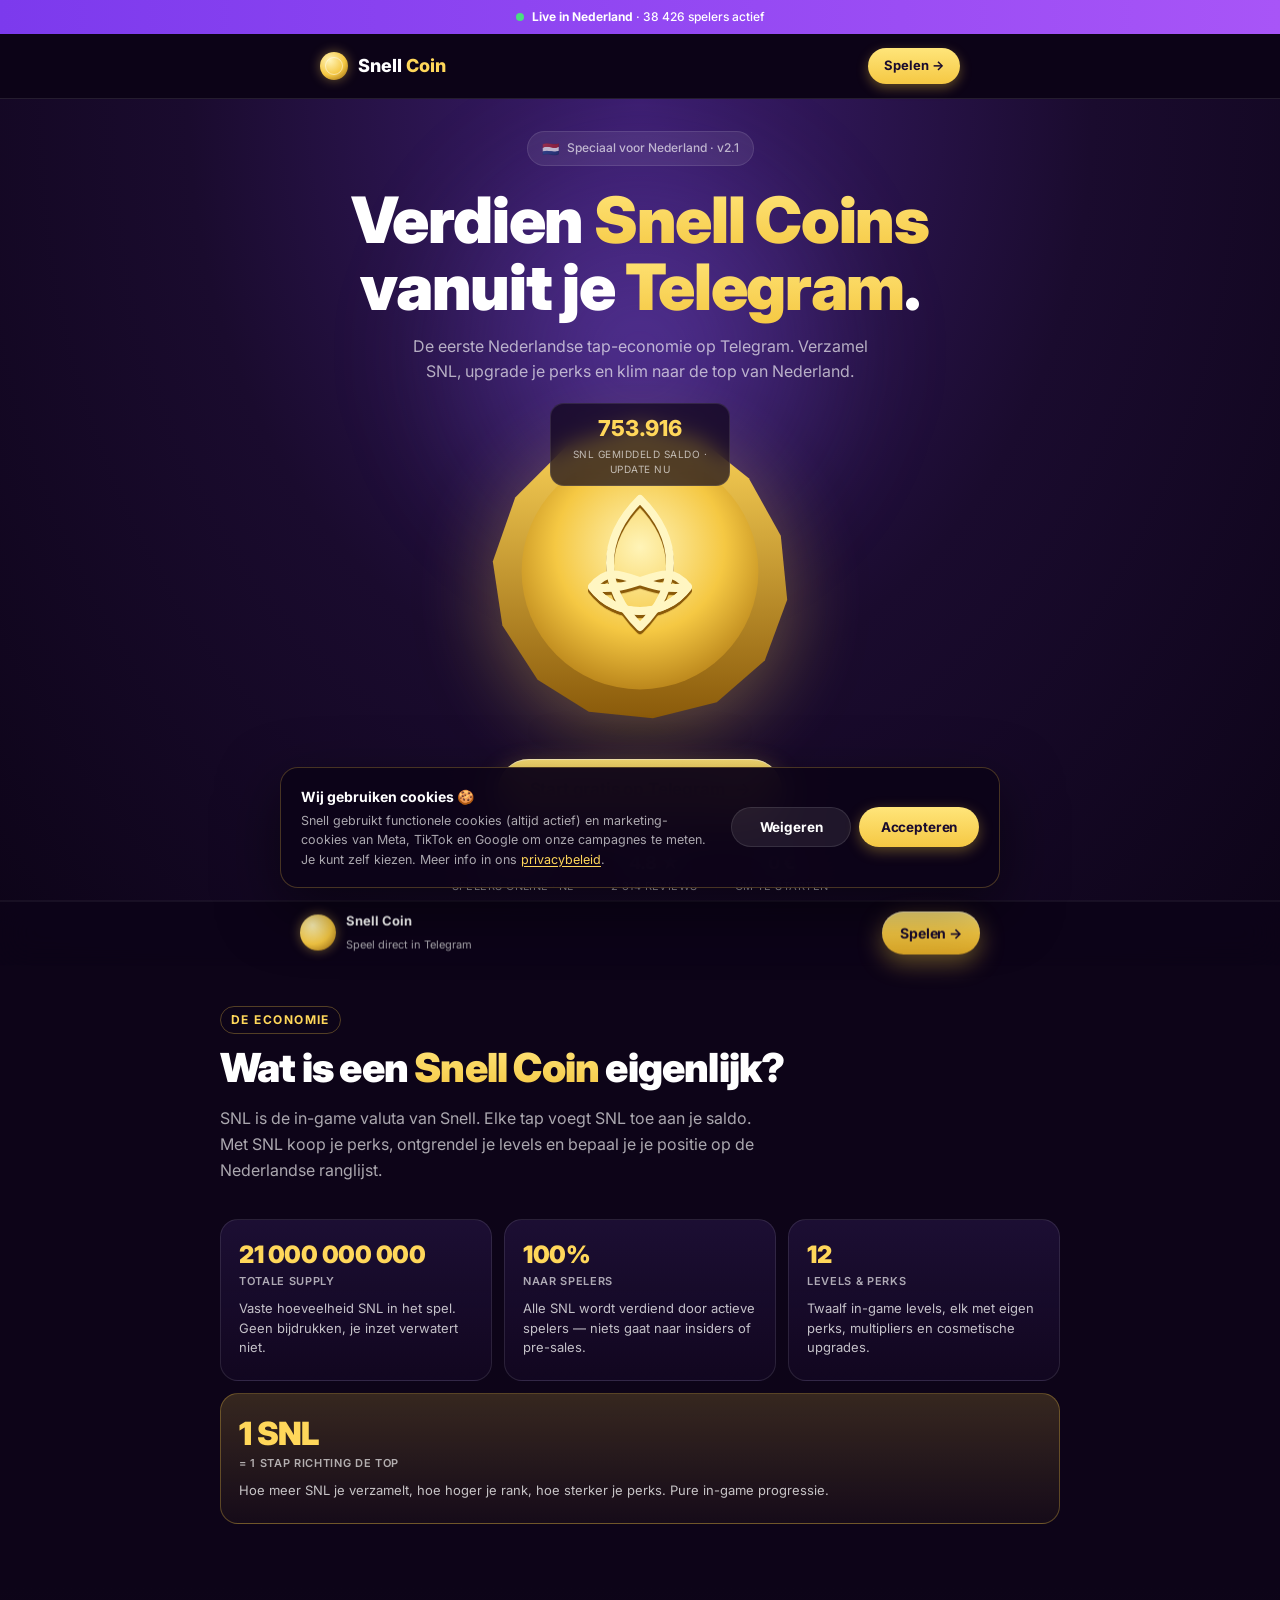
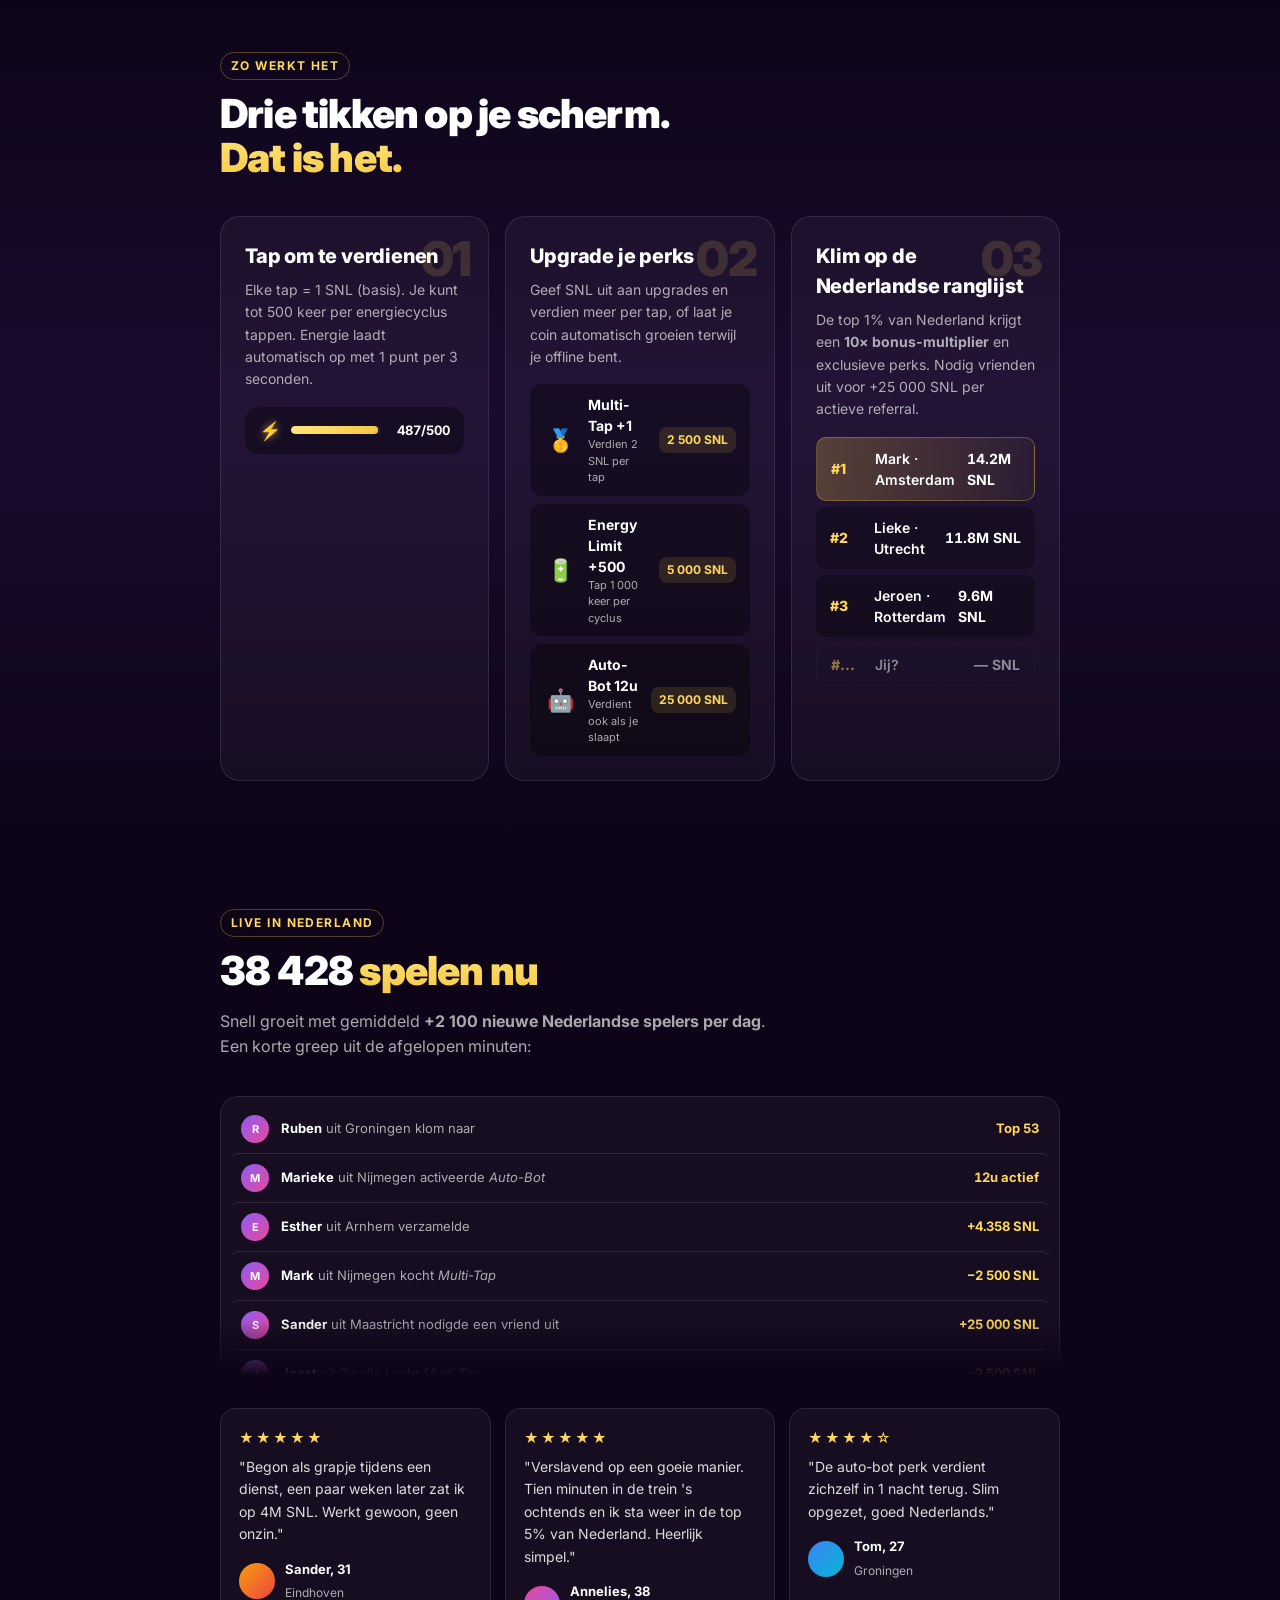
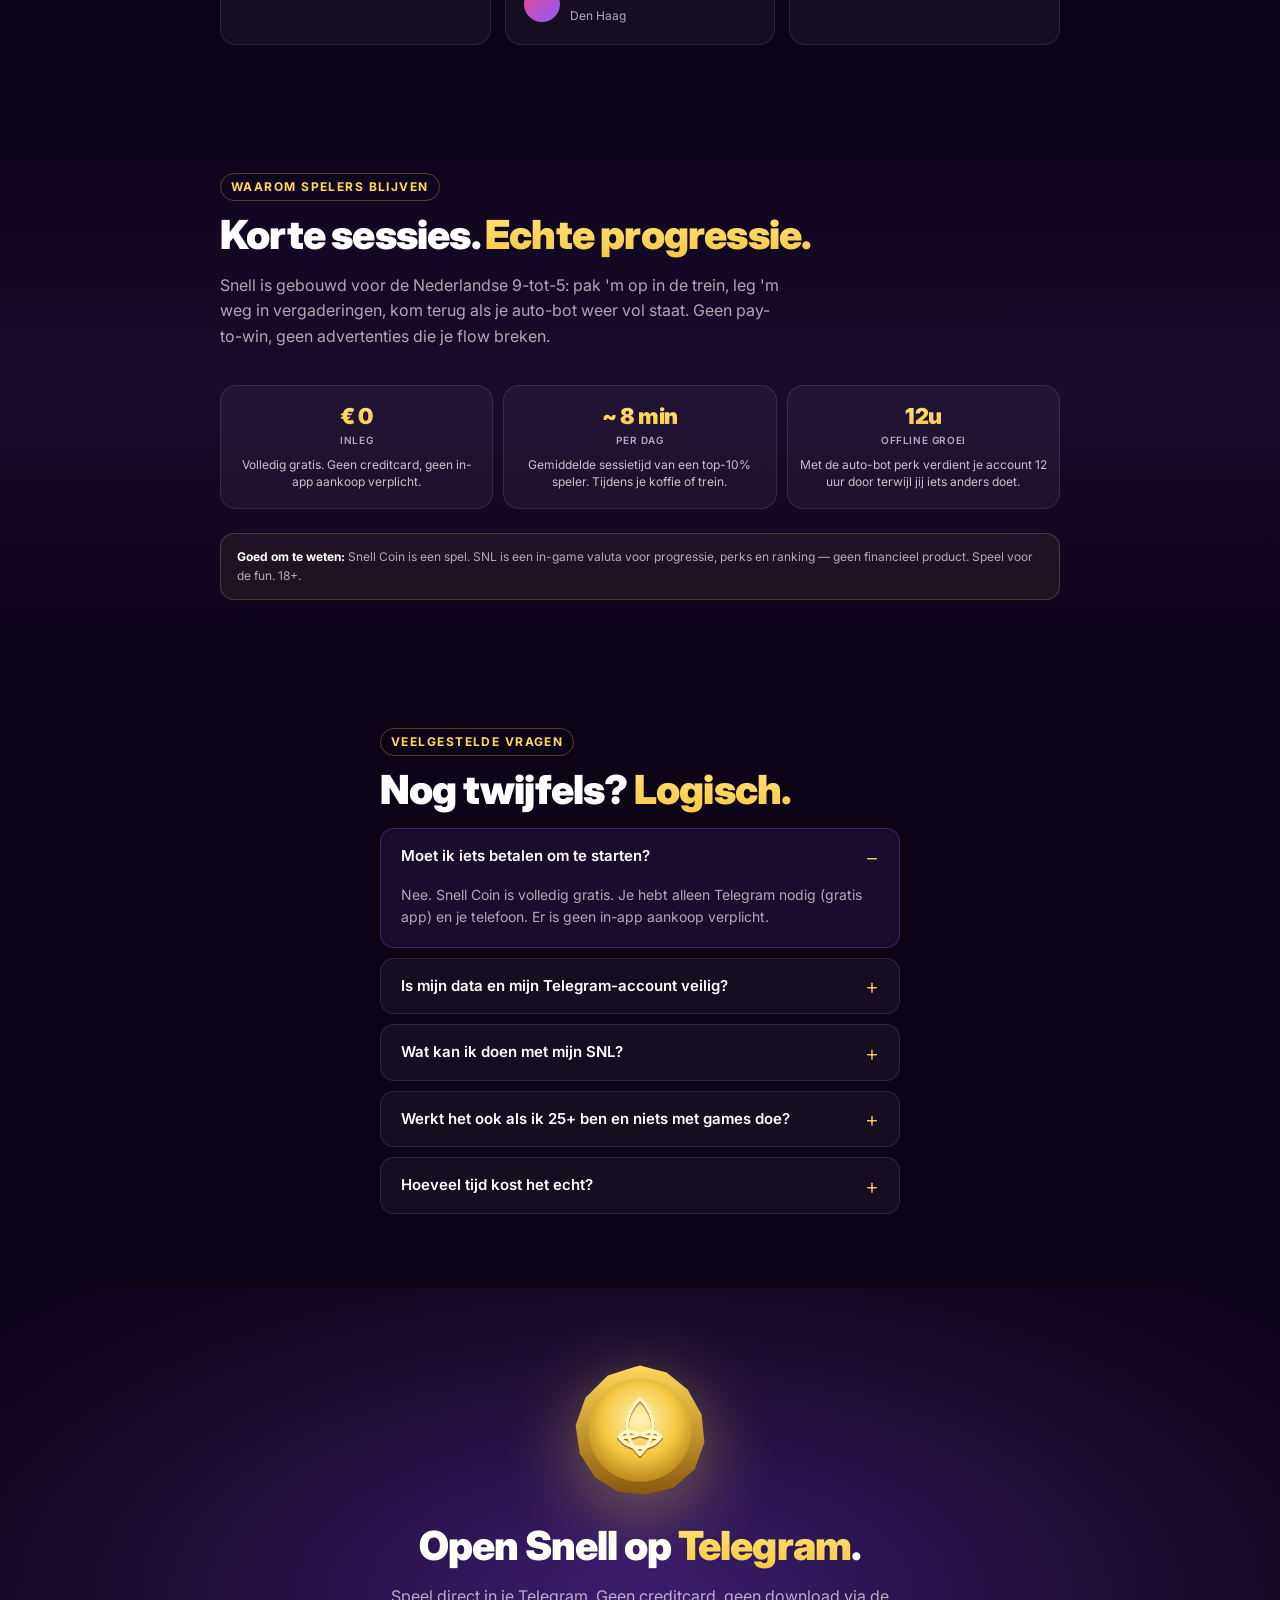
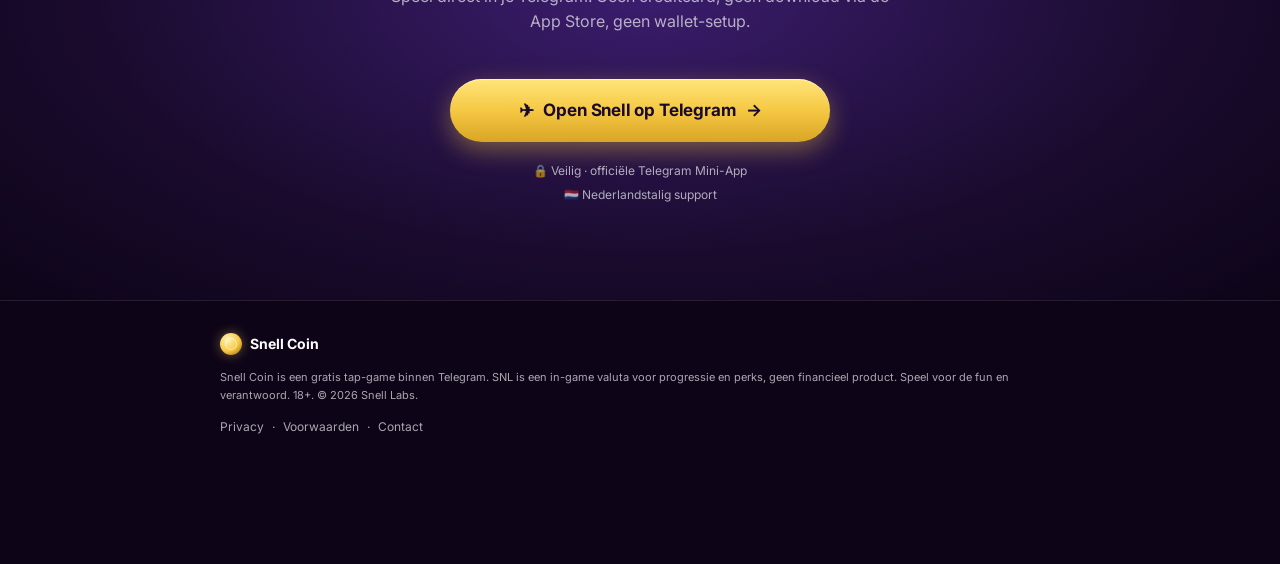
<file: index.html>
<!DOCTYPE html>
<html lang="nl">
<head>
<meta charset="UTF-8" />
<meta name="viewport" content="width=device-width, initial-scale=1.0, viewport-fit=cover" />
<meta name="theme-color" content="#1a0b2e" />
<title>Snell Coin — De Nederlandse Telegram-economie</title>
<meta name="description" content="Snell Coin is een Telegram-tap-game voor Nederland. Verzamel SNL, upgrade je perks en klim naar de top van de Nederlandse ranglijst. Gratis spelen vanaf je telefoon." />
<link rel="preconnect" href="https://fonts.googleapis.com" />
<link rel="preconnect" href="https://fonts.gstatic.com" crossorigin />
<link href="https://fonts.googleapis.com/css2?family=Inter:wght@400;500;600;700;800;900&display=swap" rel="stylesheet" />
<link rel="stylesheet" href="styles.css" />
</head>
<body>

<!-- ============ TOP BANNER ============ -->
<div class="top-banner">
  <span class="pulse-dot"></span>
  <span><strong>Live in Nederland</strong> · 38 426 spelers actief</span>
</div>

<!-- ============ NAV ============ -->
<header class="nav">
  <div class="nav-inner">
    <div class="logo">
      <div class="logo-coin"></div>
      <span>Snell <em>Coin</em></span>
    </div>
    <a href="#cta" class="nav-cta">Spelen →</a>
  </div>
</header>

<!-- ============ HERO ============ -->
<section class="hero">
  <div class="hero-glow"></div>
  <div class="container">
    <div class="hero-badge">
      <span class="flag">🇳🇱</span>
      <span>Speciaal voor Nederland · v2.1</span>
    </div>

    <h1 class="hero-title">
      Verdien <span class="gold">Snell Coins</span><br />
      vanuit je <span class="gold">Telegram</span>.
    </h1>

    <p class="hero-sub">
      De eerste Nederlandse tap-economie op Telegram. Verzamel SNL, upgrade je perks en klim naar de top van Nederland.
    </p>

    <!-- Live coin showcase -->
    <div class="coin-stage">
      <div class="coin-shadow"></div>
      <div class="coin">
        <svg viewBox="0 0 200 200" class="coin-svg" aria-hidden="true">
          <defs>
            <radialGradient id="gFace" cx="50%" cy="40%" r="65%">
              <stop offset="0%" stop-color="#FFF4B8"/>
              <stop offset="55%" stop-color="#F5C843"/>
              <stop offset="100%" stop-color="#B07A14"/>
            </radialGradient>
            <linearGradient id="gEdge" x1="0" y1="0" x2="0" y2="1">
              <stop offset="0%" stop-color="#FFD75A"/>
              <stop offset="100%" stop-color="#8A5A0A"/>
            </linearGradient>
          </defs>
          <polygon points="100,8 138,18 168,42 188,78 192,118 178,156 148,182 108,192 68,188 36,168 14,134 8,94 22,54 54,22 92,10" fill="url(#gEdge)"/>
          <circle cx="100" cy="100" r="74" fill="url(#gFace)"/>
          <g stroke="#FFF6C2" stroke-width="5" fill="none" stroke-linecap="round" stroke-linejoin="round" filter="drop-shadow(0 2px 0 #8A5A0A)">
            <path d="M100 55 C 75 80, 75 110, 100 135 C 125 110, 125 80, 100 55 Z"/>
            <path d="M70 110 C 85 90, 100 115, 130 110 C 115 130, 85 130, 70 110 Z"/>
            <path d="M130 110 C 115 90, 100 115, 70 110 C 85 130, 115 130, 130 110 Z"/>
          </g>
        </svg>
      </div>
      <div class="coin-counter">
        <div class="coin-counter-num" id="liveBalance">753.904</div>
        <div class="coin-counter-label">SNL gemiddeld saldo · update <span id="lastUpdate">nu</span></div>
      </div>
    </div>

    <a href="#cta" class="btn btn-primary btn-hero">
      <span>Start gratis op Telegram</span>
      <span class="btn-arrow">→</span>
    </a>

    <div class="hero-trust">
      <div class="trust-item"><strong id="playerCount">38 426</strong><span>spelers online · NL</span></div>
      <div class="trust-divider"></div>
      <div class="trust-item"><strong>4.8 ★</strong><span>2 314 reviews</span></div>
      <div class="trust-divider"></div>
      <div class="trust-item"><strong>0 €</strong><span>om te starten</span></div>
    </div>
  </div>
</section>

<!-- ============ ECONOMY REVEAL ============ -->
<section class="section" id="economy">
  <div class="container">
    <div class="eyebrow">De economie</div>
    <h2 class="section-title">Wat is een <span class="gold">Snell Coin</span> eigenlijk?</h2>
    <p class="section-lead">
      SNL is de in-game valuta van Snell. Elke tap voegt SNL toe aan je saldo. Met SNL koop je perks, ontgrendel je levels en bepaal je je positie op de Nederlandse ranglijst.
    </p>

    <div class="econ-grid">
      <div class="econ-card">
        <div class="econ-num">21 000 000 000</div>
        <div class="econ-label">Totale supply</div>
        <p>Vaste hoeveelheid SNL in het spel. Geen bijdrukken, je inzet verwatert niet.</p>
      </div>
      <div class="econ-card">
        <div class="econ-num">100%</div>
        <div class="econ-label">Naar spelers</div>
        <p>Alle SNL wordt verdiend door actieve spelers — niets gaat naar insiders of pre-sales.</p>
      </div>
      <div class="econ-card">
        <div class="econ-num">12</div>
        <div class="econ-label">Levels &amp; perks</div>
        <p>Twaalf in-game levels, elk met eigen perks, multipliers en cosmetische upgrades.</p>
      </div>
      <div class="econ-card highlight">
        <div class="econ-num">1 SNL</div>
        <div class="econ-label">= 1 stap richting de top</div>
        <p>Hoe meer SNL je verzamelt, hoe hoger je rank, hoe sterker je perks. Pure in-game progressie.</p>
      </div>
    </div>
  </div>
</section>

<!-- ============ MECHANIC DETAIL ============ -->
<section class="section section-dark" id="how">
  <div class="container">
    <div class="eyebrow">Zo werkt het</div>
    <h2 class="section-title">Drie tikken op je scherm.<br /><span class="gold">Dat is het.</span></h2>

    <div class="how-steps">
      <div class="how-step">
        <div class="how-step-num">01</div>
        <h3>Tap om te verdienen</h3>
        <p>Elke tap = 1 SNL (basis). Je kunt tot 500 keer per energiecyclus tappen. Energie laadt automatisch op met 1 punt per 3 seconden.</p>
        <div class="energy-demo">
          <div class="lightning">⚡</div>
          <div class="energy-bar-wrap">
            <div class="energy-bar" id="energyBar"></div>
          </div>
          <span class="energy-num" id="energyNum">488/500</span>
        </div>
      </div>

      <div class="how-step">
        <div class="how-step-num">02</div>
        <h3>Upgrade je perks</h3>
        <p>Geef SNL uit aan upgrades en verdien meer per tap, of laat je coin automatisch groeien terwijl je offline bent.</p>
        <div class="perks-list">
          <div class="perk"><div class="perk-icon">🥇</div><div class="perk-info"><strong>Multi-Tap +1</strong><span>Verdien 2 SNL per tap</span></div><span class="perk-cost">2 500 SNL</span></div>
          <div class="perk"><div class="perk-icon">🔋</div><div class="perk-info"><strong>Energy Limit +500</strong><span>Tap 1 000 keer per cyclus</span></div><span class="perk-cost">5 000 SNL</span></div>
          <div class="perk"><div class="perk-icon">🤖</div><div class="perk-info"><strong>Auto-Bot 12u</strong><span>Verdient ook als je slaapt</span></div><span class="perk-cost">25 000 SNL</span></div>
        </div>
      </div>

      <div class="how-step">
        <div class="how-step-num">03</div>
        <h3>Klim op de Nederlandse ranglijst</h3>
        <p>De top 1% van Nederland krijgt een <strong>10× bonus-multiplier</strong> en exclusieve perks. Nodig vrienden uit voor +25 000 SNL per actieve referral.</p>
        <div class="leaderboard">
          <div class="lb-row gold-bg"><span class="lb-pos">#1</span><span class="lb-name">Mark · Amsterdam</span><span class="lb-bal">14.2M SNL</span></div>
          <div class="lb-row"><span class="lb-pos">#2</span><span class="lb-name">Lieke · Utrecht</span><span class="lb-bal">11.8M SNL</span></div>
          <div class="lb-row"><span class="lb-pos">#3</span><span class="lb-name">Jeroen · Rotterdam</span><span class="lb-bal">9.6M SNL</span></div>
          <div class="lb-row dim"><span class="lb-pos">#…</span><span class="lb-name">Jij?</span><span class="lb-bal">— SNL</span></div>
        </div>
      </div>
    </div>
  </div>
</section>

<!-- ============ SOCIAL PROOF / LIVE ACTIVITY ============ -->
<section class="section" id="social">
  <div class="container">
    <div class="eyebrow">Live in Nederland</div>
    <h2 class="section-title"><span id="playerBig">38 426</span> <span class="gold">spelen nu</span></h2>
    <p class="section-lead">Snell groeit met gemiddeld <strong>+2 100 nieuwe Nederlandse spelers per dag</strong>. Een korte greep uit de afgelopen minuten:</p>

    <div class="activity-feed" id="activityFeed">
      <!-- filled by JS -->
    </div>

    <div class="reviews">
      <div class="review">
        <div class="review-stars">★★★★★</div>
        <p>"Begon als grapje tijdens een dienst, een paar weken later zat ik op 4M SNL. Werkt gewoon, geen onzin."</p>
        <div class="review-author"><div class="avatar a1"></div><div><strong>Sander, 31</strong><span>Eindhoven</span></div></div>
      </div>
      <div class="review">
        <div class="review-stars">★★★★★</div>
        <p>"Verslavend op een goeie manier. Tien minuten in de trein 's ochtends en ik sta weer in de top 5% van Nederland. Heerlijk simpel."</p>
        <div class="review-author"><div class="avatar a2"></div><div><strong>Annelies, 38</strong><span>Den Haag</span></div></div>
      </div>
      <div class="review">
        <div class="review-stars">★★★★☆</div>
        <p>"De auto-bot perk verdient zichzelf in 1 nacht terug. Slim opgezet, goed Nederlands."</p>
        <div class="review-author"><div class="avatar a3"></div><div><strong>Tom, 27</strong><span>Groningen</span></div></div>
      </div>
    </div>
  </div>
</section>

<!-- ============ WAAROM SPELERS BLIJVEN ============ -->
<section class="section section-dark" id="value">
  <div class="container">
    <div class="eyebrow">Waarom spelers blijven</div>
    <h2 class="section-title">Korte sessies. <span class="gold">Echte progressie.</span></h2>
    <p class="section-lead">
      Snell is gebouwd voor de Nederlandse 9-tot-5: pak 'm op in de trein, leg 'm weg in vergaderingen, kom terug als je auto-bot weer vol staat. Geen pay-to-win, geen advertenties die je flow breken.
    </p>

    <div class="value-grid">
      <div class="value-card">
        <div class="value-num gold">€ 0</div>
        <div class="value-label">Inleg</div>
        <p>Volledig gratis. Geen creditcard, geen in-app aankoop verplicht.</p>
      </div>
      <div class="value-card">
        <div class="value-num gold">~ 8 min</div>
        <div class="value-label">Per dag</div>
        <p>Gemiddelde sessietijd van een top-10% speler. Tijdens je koffie of trein.</p>
      </div>
      <div class="value-card">
        <div class="value-num gold">12u</div>
        <div class="value-label">Offline groei</div>
        <p>Met de auto-bot perk verdient je account 12 uur door terwijl jij iets anders doet.</p>
      </div>
    </div>

    <div class="disclaimer">
      <strong>Goed om te weten:</strong> Snell Coin is een spel. SNL is een in-game valuta voor progressie, perks en ranking — geen financieel product. Speel voor de fun. 18+.
    </div>
  </div>
</section>

<!-- ============ FAQ ============ -->
<section class="section" id="faq">
  <div class="container narrow">
    <div class="eyebrow">Veelgestelde vragen</div>
    <h2 class="section-title">Nog twijfels? <span class="gold">Logisch.</span></h2>

    <details class="faq-item" open>
      <summary>Moet ik iets betalen om te starten?</summary>
      <p>Nee. Snell Coin is volledig gratis. Je hebt alleen Telegram nodig (gratis app) en je telefoon. Er is geen in-app aankoop verplicht.</p>
    </details>
    <details class="faq-item">
      <summary>Is mijn data en mijn Telegram-account veilig?</summary>
      <p>Snell draait als officiële Telegram Mini-App. We hebben geen toegang tot je berichten, contacten of wachtwoord. Alleen je publieke Telegram-naam en avatar.</p>
    </details>
    <details class="faq-item">
      <summary>Wat kan ik doen met mijn SNL?</summary>
      <p>Met SNL koop je perks (Multi-Tap, Energy Limit, Auto-Bot), ontgrendel je nieuwe levels en klim je hoger op de Nederlandse ranglijst. Hoe groter je saldo, hoe sterker je account.</p>
    </details>
    <details class="faq-item">
      <summary>Werkt het ook als ik 25+ ben en niets met games doe?</summary>
      <p>Ja. De meeste van onze Nederlandse spelers zijn tussen de 27 en 45 jaar. Je hoeft geen gamer te zijn — als je een telefoon kunt bedienen, kun je Snell spelen.</p>
    </details>
    <details class="faq-item">
      <summary>Hoeveel tijd kost het echt?</summary>
      <p>5–10 minuten per dag is voldoende om in de top 25% van Nederland te blijven. De auto-bot perk verdient daarnaast 12 uur lang door terwijl je iets anders doet.</p>
    </details>
  </div>
</section>

<!-- ============ FINAL CTA ============ -->
<section class="section cta-final" id="cta">
  <div class="container narrow center">
    <div class="cta-coin">
      <svg viewBox="0 0 200 200" class="coin-svg" aria-hidden="true">
        <defs>
          <radialGradient id="gFace2" cx="50%" cy="40%" r="65%">
            <stop offset="0%" stop-color="#FFF4B8"/>
            <stop offset="55%" stop-color="#F5C843"/>
            <stop offset="100%" stop-color="#B07A14"/>
          </radialGradient>
          <linearGradient id="gEdge2" x1="0" y1="0" x2="0" y2="1">
            <stop offset="0%" stop-color="#FFD75A"/>
            <stop offset="100%" stop-color="#8A5A0A"/>
          </linearGradient>
        </defs>
        <polygon points="100,8 138,18 168,42 188,78 192,118 178,156 148,182 108,192 68,188 36,168 14,134 8,94 22,54 54,22 92,10" fill="url(#gEdge2)"/>
        <circle cx="100" cy="100" r="74" fill="url(#gFace2)"/>
        <g stroke="#FFF6C2" stroke-width="5" fill="none" stroke-linecap="round" stroke-linejoin="round" filter="drop-shadow(0 2px 0 #8A5A0A)">
          <path d="M100 55 C 75 80, 75 110, 100 135 C 125 110, 125 80, 100 55 Z"/>
          <path d="M70 110 C 85 90, 100 115, 130 110 C 115 130, 85 130, 70 110 Z"/>
          <path d="M130 110 C 115 90, 100 115, 70 110 C 85 130, 115 130, 130 110 Z"/>
        </g>
      </svg>
    </div>
    <h2 class="section-title">Open Snell op <span class="gold">Telegram</span>.</h2>
    <p class="section-lead">Speel direct in je Telegram. Geen creditcard, geen download via de App Store, geen wallet-setup.</p>

    <a href="https://t.me/SnellCoinBot" class="btn btn-primary btn-cta" id="mainCta">
      <span class="tg-icon">✈</span>
      <span>Open Snell op Telegram</span>
      <span class="btn-arrow">→</span>
    </a>

    <div class="cta-meta">
      <span>🔒 Veilig · officiële Telegram Mini-App</span>
      <span>🇳🇱 Nederlandstalig support</span>
    </div>
  </div>
</section>

<!-- ============ FOOTER ============ -->
<footer class="footer">
  <div class="container">
    <div class="footer-logo">
      <div class="logo-coin small"></div>
      <span>Snell Coin</span>
    </div>
    <p class="footer-disclaimer">
      Snell Coin is een gratis tap-game binnen Telegram. SNL is een in-game valuta voor progressie en perks, geen financieel product. Speel voor de fun en verantwoord. 18+. © 2026 Snell Labs.
    </p>
    <div class="footer-links">
      <a href="privacy.html">Privacy</a><span>·</span>
      <a href="voorwaarden.html">Voorwaarden</a><span>·</span>
      <a href="contact.html">Contact</a>
    </div>
  </div>
</footer>

<!-- ============ STICKY MOBILE CTA ============ -->
<div class="sticky-cta">
  <div class="sticky-cta-inner">
    <div class="sticky-cta-left">
      <div class="sticky-cta-coin"></div>
      <div>
        <strong>Snell Coin</strong>
        <span>Speel direct in Telegram</span>
      </div>
    </div>
    <a href="https://t.me/SnellCoinBot" class="btn btn-primary btn-sm">Spelen →</a>
  </div>
</div>

<script src="consent.js"></script>
<script src="script.js"></script>
</body>
</html>
</file>
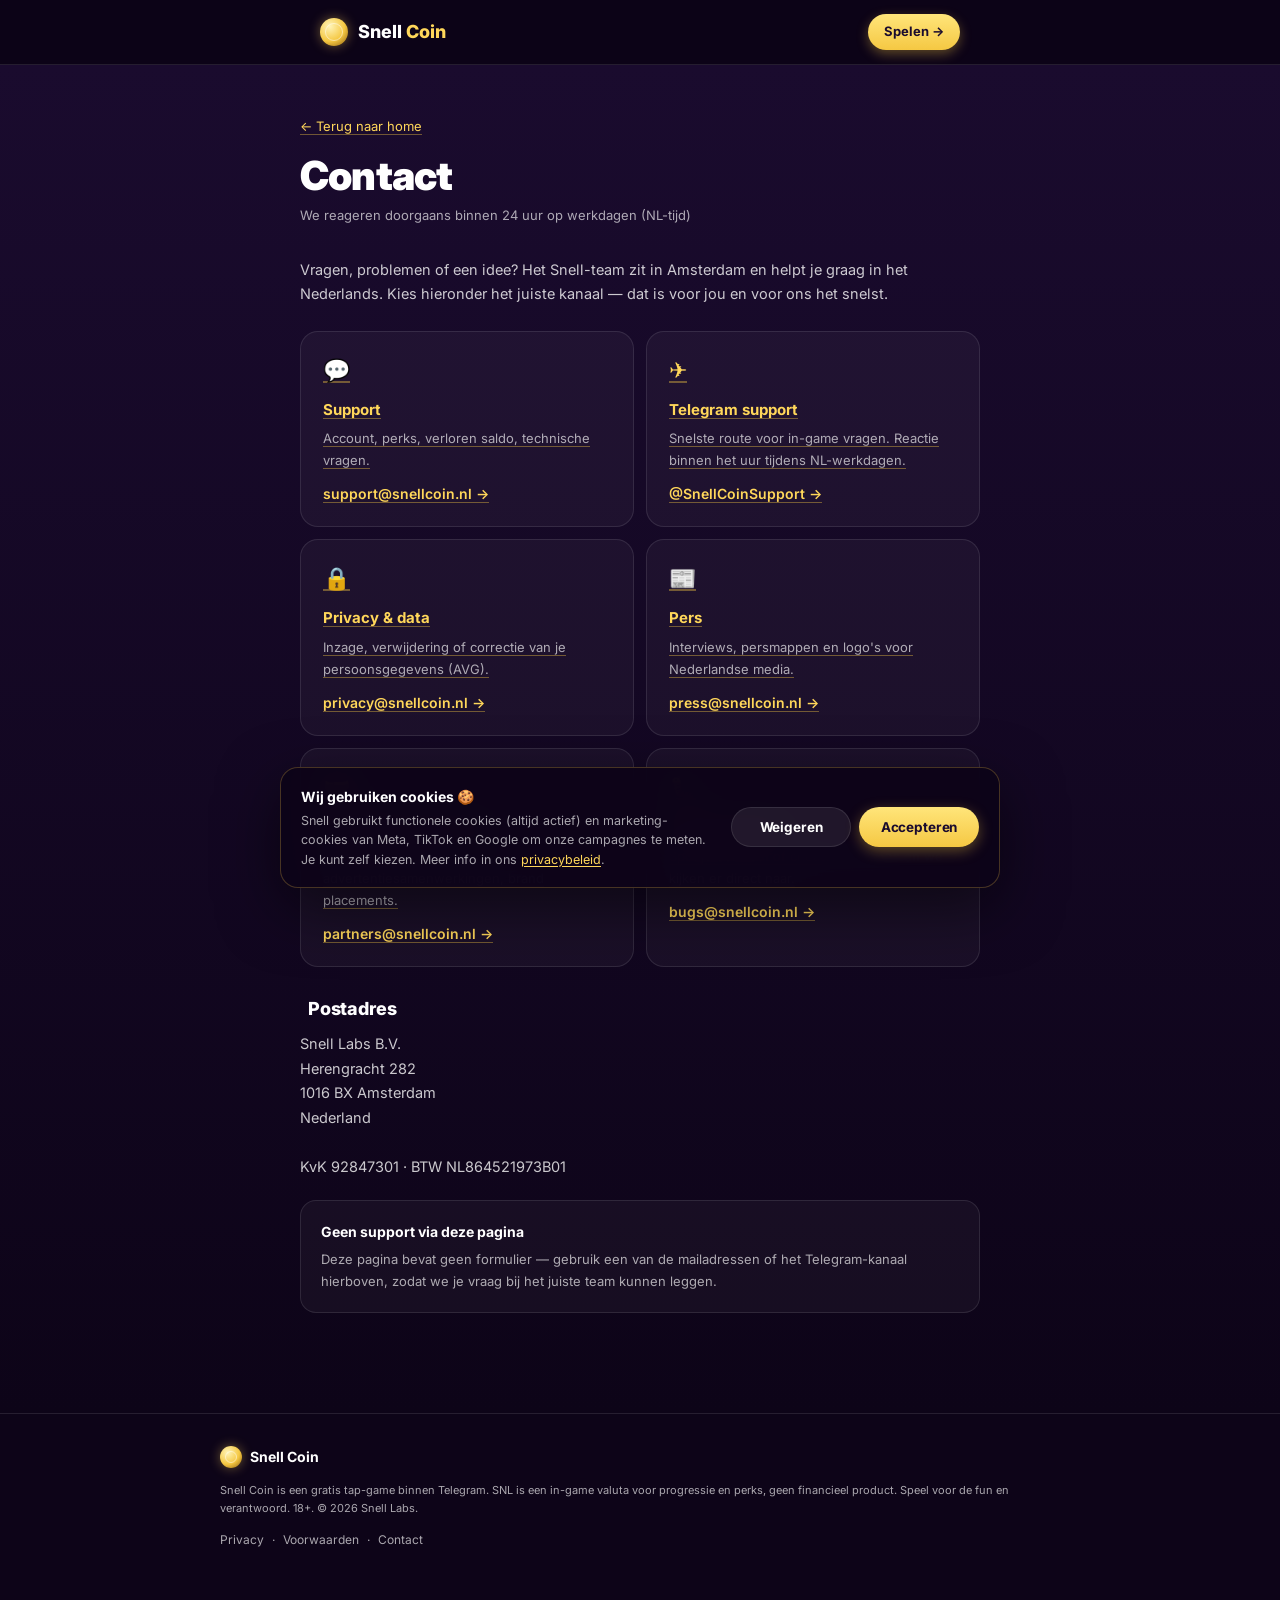
<file: contact.html>
<!DOCTYPE html>
<html lang="nl">
<head>
<meta charset="UTF-8" />
<meta name="viewport" content="width=device-width, initial-scale=1.0, viewport-fit=cover" />
<meta name="theme-color" content="#1a0b2e" />
<title>Contact — Snell Coin</title>
<meta name="description" content="Neem contact op met het Nederlandse Snell-team voor support, pers of zakelijke vragen." />
<meta name="robots" content="noindex" />
<link rel="preconnect" href="https://fonts.googleapis.com" />
<link rel="preconnect" href="https://fonts.gstatic.com" crossorigin />
<link href="https://fonts.googleapis.com/css2?family=Inter:wght@400;500;600;700;800;900&display=swap" rel="stylesheet" />
<link rel="stylesheet" href="styles.css" />
</head>
<body>

<header class="nav">
  <div class="nav-inner">
    <a href="index.html" class="logo">
      <div class="logo-coin"></div>
      <span>Snell <em>Coin</em></span>
    </a>
    <a href="index.html#cta" class="nav-cta">Spelen →</a>
  </div>
</header>

<section class="legal">
  <div class="container">
    <a href="index.html" class="legal-back">← Terug naar home</a>
    <h1>Contact</h1>
    <span class="updated">We reageren doorgaans binnen 24 uur op werkdagen (NL-tijd)</span>

    <p>
      Vragen, problemen of een idee? Het Snell-team zit in Amsterdam en helpt je graag
      in het Nederlands. Kies hieronder het juiste kanaal — dat is voor jou en voor ons
      het snelst.
    </p>

    <div class="contact-grid">
      <a href="mailto:support@snellcoin.nl" class="contact-card">
        <span class="ico">💬</span>
        <h3>Support</h3>
        <p>Account, perks, verloren saldo, technische vragen.</p>
        <span class="link">support@snellcoin.nl →</span>
      </a>

      <a href="https://t.me/SnellCoinSupport" class="contact-card">
        <span class="ico">✈</span>
        <h3>Telegram support</h3>
        <p>Snelste route voor in-game vragen. Reactie binnen het uur tijdens NL-werkdagen.</p>
        <span class="link">@SnellCoinSupport →</span>
      </a>

      <a href="mailto:privacy@snellcoin.nl" class="contact-card">
        <span class="ico">🔒</span>
        <h3>Privacy &amp; data</h3>
        <p>Inzage, verwijdering of correctie van je persoonsgegevens (AVG).</p>
        <span class="link">privacy@snellcoin.nl →</span>
      </a>

      <a href="mailto:press@snellcoin.nl" class="contact-card">
        <span class="ico">📰</span>
        <h3>Pers</h3>
        <p>Interviews, persmappen en logo's voor Nederlandse media.</p>
        <span class="link">press@snellcoin.nl →</span>
      </a>

      <a href="mailto:partners@snellcoin.nl" class="contact-card">
        <span class="ico">🤝</span>
        <h3>Zakelijk &amp; partnerships</h3>
        <p>Influencer-deals, advertentiesamenwerkingen, brand placements.</p>
        <span class="link">partners@snellcoin.nl →</span>
      </a>

      <a href="mailto:bugs@snellcoin.nl" class="contact-card">
        <span class="ico">🐛</span>
        <h3>Bugs &amp; misbruik</h3>
        <p>Spot je een fout of cheater? Mail ons en we kijken er direct naar.</p>
        <span class="link">bugs@snellcoin.nl →</span>
      </a>
    </div>

    <h2><span class="num"></span>Postadres</h2>
    <p>
      Snell Labs B.V.<br />
      Herengracht 282<br />
      1016 BX Amsterdam<br />
      Nederland<br /><br />
      KvK 92847301 · BTW NL864521973B01
    </p>

    <div class="legal-card">
      <h3>Geen support via deze pagina</h3>
      <p>Deze pagina bevat geen formulier — gebruik een van de mailadressen of het Telegram-kanaal hierboven, zodat we je vraag bij het juiste team kunnen leggen.</p>
    </div>
  </div>
</section>

<footer class="footer">
  <div class="container">
    <div class="footer-logo">
      <div class="logo-coin small"></div>
      <span>Snell Coin</span>
    </div>
    <p class="footer-disclaimer">
      Snell Coin is een gratis tap-game binnen Telegram. SNL is een in-game valuta voor progressie en perks, geen financieel product. Speel voor de fun en verantwoord. 18+. © 2026 Snell Labs.
    </p>
    <div class="footer-links">
      <a href="privacy.html">Privacy</a><span>·</span>
      <a href="voorwaarden.html">Voorwaarden</a><span>·</span>
      <a href="contact.html">Contact</a>
    </div>
  </div>
</footer>

<script src="consent.js"></script>
</body>
</html>
</file>
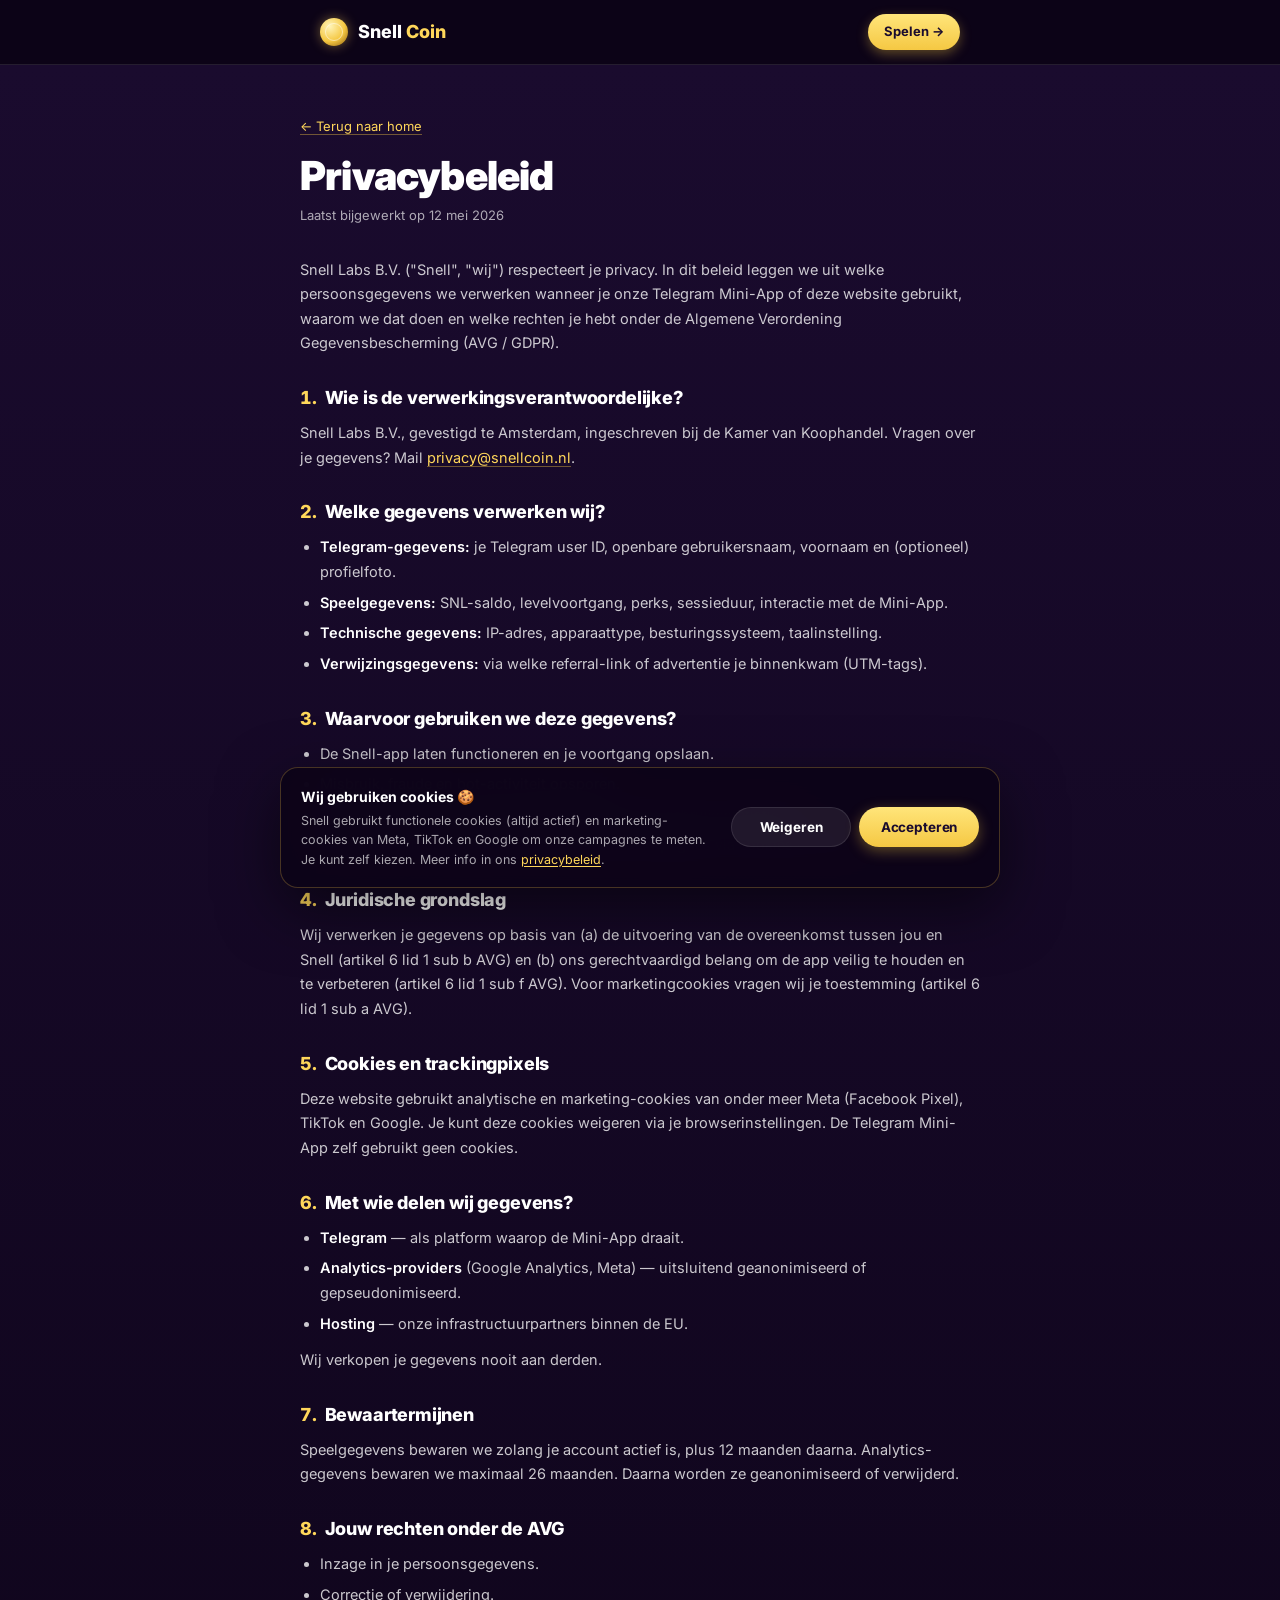
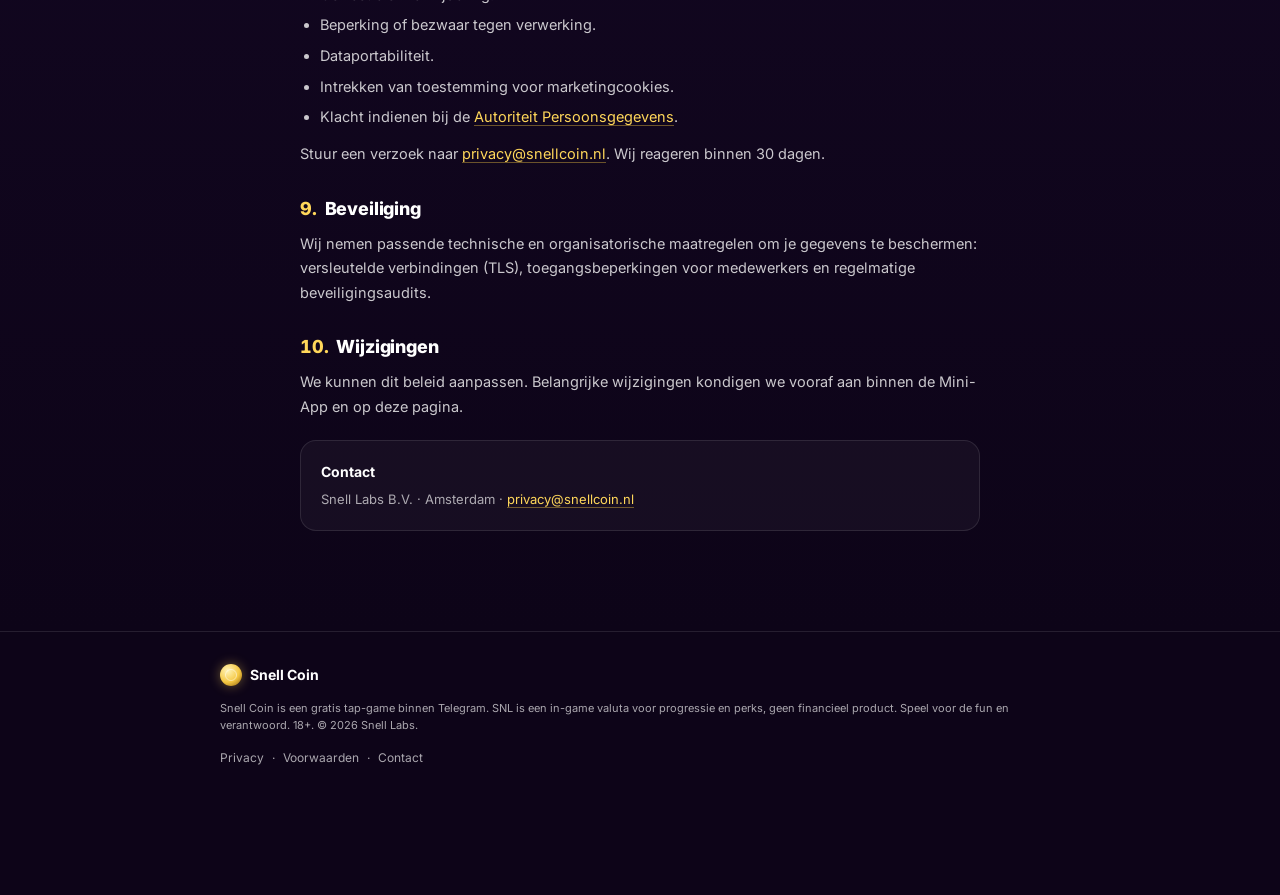
<file: privacy.html>
<!DOCTYPE html>
<html lang="nl">
<head>
<meta charset="UTF-8" />
<meta name="viewport" content="width=device-width, initial-scale=1.0, viewport-fit=cover" />
<meta name="theme-color" content="#1a0b2e" />
<title>Privacybeleid — Snell Coin</title>
<meta name="description" content="Hoe Snell Coin omgaat met je persoonsgegevens onder de AVG (GDPR)." />
<meta name="robots" content="noindex" />
<link rel="preconnect" href="https://fonts.googleapis.com" />
<link rel="preconnect" href="https://fonts.gstatic.com" crossorigin />
<link href="https://fonts.googleapis.com/css2?family=Inter:wght@400;500;600;700;800;900&display=swap" rel="stylesheet" />
<link rel="stylesheet" href="styles.css" />
</head>
<body>

<header class="nav">
  <div class="nav-inner">
    <a href="index.html" class="logo">
      <div class="logo-coin"></div>
      <span>Snell <em>Coin</em></span>
    </a>
    <a href="index.html#cta" class="nav-cta">Spelen →</a>
  </div>
</header>

<section class="legal">
  <div class="container">
    <a href="index.html" class="legal-back">← Terug naar home</a>
    <h1>Privacybeleid</h1>
    <span class="updated">Laatst bijgewerkt op 12 mei 2026</span>

    <p>
      Snell Labs B.V. ("Snell", "wij") respecteert je privacy. In dit beleid leggen we uit
      welke persoonsgegevens we verwerken wanneer je onze Telegram Mini-App of deze website
      gebruikt, waarom we dat doen en welke rechten je hebt onder de Algemene Verordening
      Gegevensbescherming (AVG / GDPR).
    </p>

    <h2><span class="num">1.</span>Wie is de verwerkingsverantwoordelijke?</h2>
    <p>
      Snell Labs B.V., gevestigd te Amsterdam, ingeschreven bij de Kamer van Koophandel.
      Vragen over je gegevens? Mail <a href="mailto:privacy@snellcoin.nl">privacy@snellcoin.nl</a>.
    </p>

    <h2><span class="num">2.</span>Welke gegevens verwerken wij?</h2>
    <ul>
      <li><strong>Telegram-gegevens:</strong> je Telegram user ID, openbare gebruikersnaam, voornaam en (optioneel) profielfoto.</li>
      <li><strong>Speelgegevens:</strong> SNL-saldo, levelvoortgang, perks, sessieduur, interactie met de Mini-App.</li>
      <li><strong>Technische gegevens:</strong> IP-adres, apparaattype, besturingssysteem, taalinstelling.</li>
      <li><strong>Verwijzingsgegevens:</strong> via welke referral-link of advertentie je binnenkwam (UTM-tags).</li>
    </ul>

    <h2><span class="num">3.</span>Waarvoor gebruiken we deze gegevens?</h2>
    <ul>
      <li>De Snell-app laten functioneren en je voortgang opslaan.</li>
      <li>Misbruik, fraude en bot-activiteit opsporen.</li>
      <li>De app verbeteren op basis van geanonimiseerde gebruiksstatistieken.</li>
      <li>Het meten van de effectiviteit van advertentiecampagnes via cookies en pixels.</li>
    </ul>

    <h2><span class="num">4.</span>Juridische grondslag</h2>
    <p>
      Wij verwerken je gegevens op basis van (a) de uitvoering van de overeenkomst tussen
      jou en Snell (artikel 6 lid 1 sub b AVG) en (b) ons gerechtvaardigd belang om de
      app veilig te houden en te verbeteren (artikel 6 lid 1 sub f AVG). Voor
      marketingcookies vragen wij je toestemming (artikel 6 lid 1 sub a AVG).
    </p>

    <h2><span class="num">5.</span>Cookies en trackingpixels</h2>
    <p>
      Deze website gebruikt analytische en marketing-cookies van onder meer Meta (Facebook
      Pixel), TikTok en Google. Je kunt deze cookies weigeren via je browserinstellingen.
      De Telegram Mini-App zelf gebruikt geen cookies.
    </p>

    <h2><span class="num">6.</span>Met wie delen wij gegevens?</h2>
    <ul>
      <li><strong>Telegram</strong> — als platform waarop de Mini-App draait.</li>
      <li><strong>Analytics-providers</strong> (Google Analytics, Meta) — uitsluitend geanonimiseerd of gepseudonimiseerd.</li>
      <li><strong>Hosting</strong> — onze infrastructuurpartners binnen de EU.</li>
    </ul>
    <p>Wij verkopen je gegevens nooit aan derden.</p>

    <h2><span class="num">7.</span>Bewaartermijnen</h2>
    <p>
      Speelgegevens bewaren we zolang je account actief is, plus 12 maanden daarna.
      Analytics-gegevens bewaren we maximaal 26 maanden. Daarna worden ze geanonimiseerd
      of verwijderd.
    </p>

    <h2><span class="num">8.</span>Jouw rechten onder de AVG</h2>
    <ul>
      <li>Inzage in je persoonsgegevens.</li>
      <li>Correctie of verwijdering.</li>
      <li>Beperking of bezwaar tegen verwerking.</li>
      <li>Dataportabiliteit.</li>
      <li>Intrekken van toestemming voor marketingcookies.</li>
      <li>Klacht indienen bij de <a href="https://autoriteitpersoonsgegevens.nl/" target="_blank" rel="noopener">Autoriteit Persoonsgegevens</a>.</li>
    </ul>
    <p>
      Stuur een verzoek naar <a href="mailto:privacy@snellcoin.nl">privacy@snellcoin.nl</a>.
      Wij reageren binnen 30 dagen.
    </p>

    <h2><span class="num">9.</span>Beveiliging</h2>
    <p>
      Wij nemen passende technische en organisatorische maatregelen om je gegevens te
      beschermen: versleutelde verbindingen (TLS), toegangsbeperkingen voor medewerkers
      en regelmatige beveiligingsaudits.
    </p>

    <h2><span class="num">10.</span>Wijzigingen</h2>
    <p>
      We kunnen dit beleid aanpassen. Belangrijke wijzigingen kondigen we vooraf aan
      binnen de Mini-App en op deze pagina.
    </p>

    <div class="legal-card">
      <h3>Contact</h3>
      <p>Snell Labs B.V. · Amsterdam · <a href="mailto:privacy@snellcoin.nl">privacy@snellcoin.nl</a></p>
    </div>
  </div>
</section>

<footer class="footer">
  <div class="container">
    <div class="footer-logo">
      <div class="logo-coin small"></div>
      <span>Snell Coin</span>
    </div>
    <p class="footer-disclaimer">
      Snell Coin is een gratis tap-game binnen Telegram. SNL is een in-game valuta voor progressie en perks, geen financieel product. Speel voor de fun en verantwoord. 18+. © 2026 Snell Labs.
    </p>
    <div class="footer-links">
      <a href="privacy.html">Privacy</a><span>·</span>
      <a href="voorwaarden.html">Voorwaarden</a><span>·</span>
      <a href="contact.html">Contact</a>
    </div>
  </div>
</footer>

<script src="consent.js"></script>
</body>
</html>
</file>
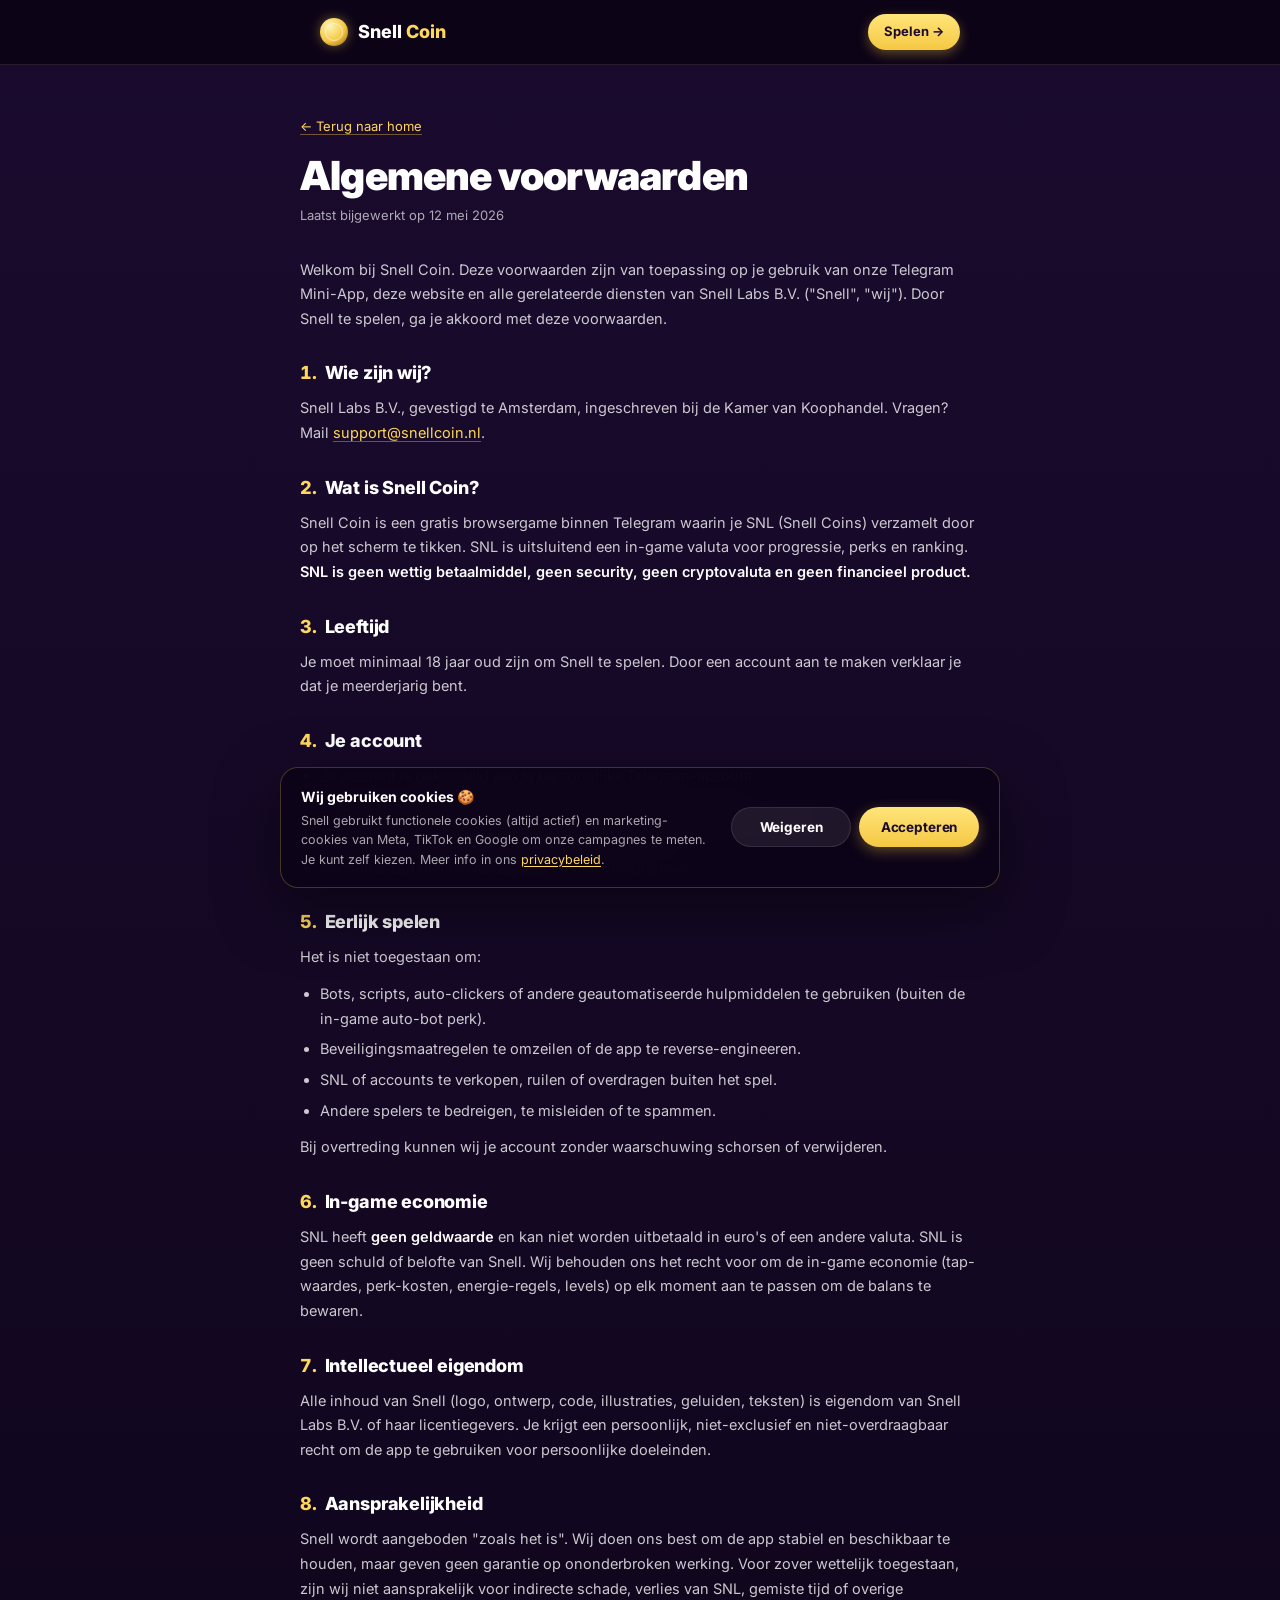
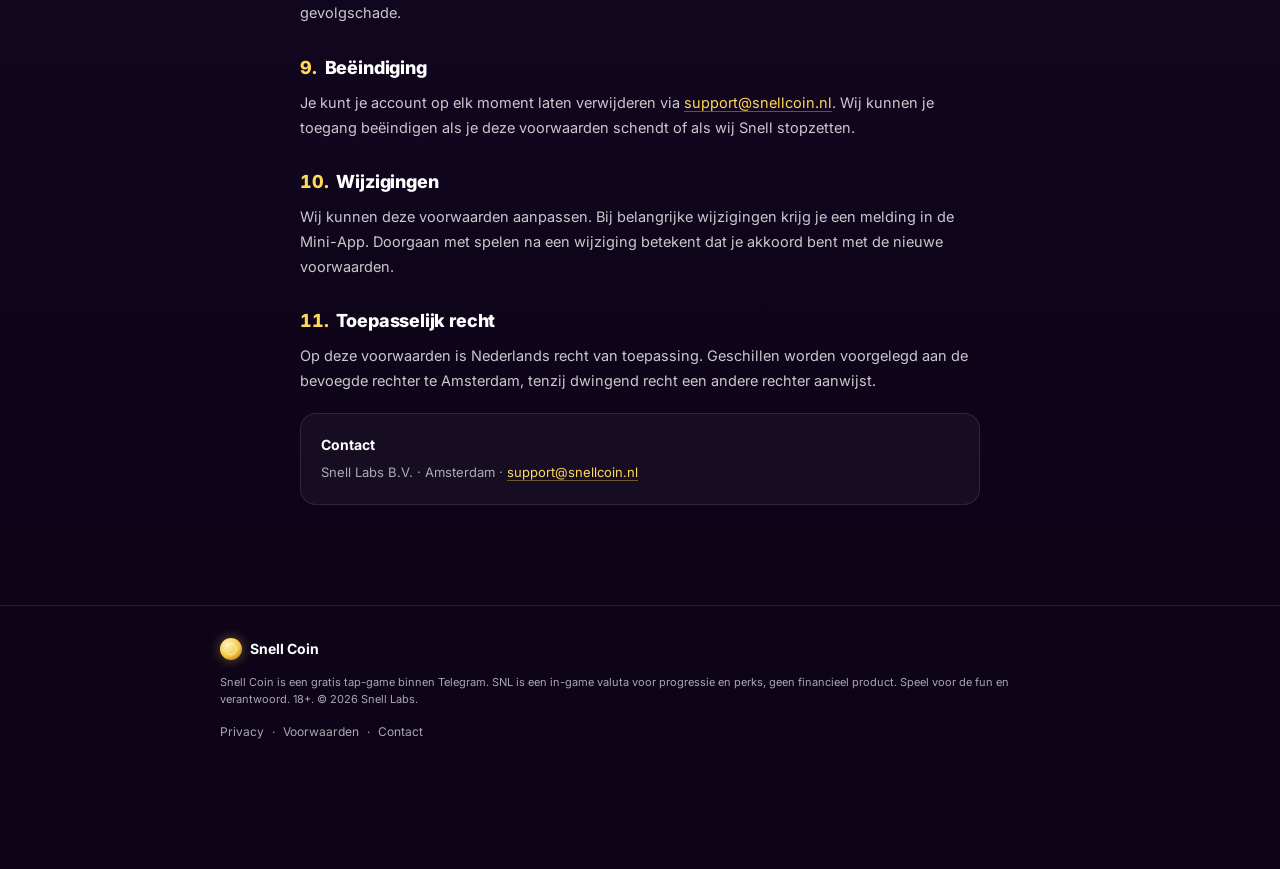
<file: voorwaarden.html>
<!DOCTYPE html>
<html lang="nl">
<head>
<meta charset="UTF-8" />
<meta name="viewport" content="width=device-width, initial-scale=1.0, viewport-fit=cover" />
<meta name="theme-color" content="#1a0b2e" />
<title>Algemene voorwaarden — Snell Coin</title>
<meta name="description" content="De spelregels en algemene voorwaarden voor het gebruik van Snell Coin." />
<meta name="robots" content="noindex" />
<link rel="preconnect" href="https://fonts.googleapis.com" />
<link rel="preconnect" href="https://fonts.gstatic.com" crossorigin />
<link href="https://fonts.googleapis.com/css2?family=Inter:wght@400;500;600;700;800;900&display=swap" rel="stylesheet" />
<link rel="stylesheet" href="styles.css" />
</head>
<body>

<header class="nav">
  <div class="nav-inner">
    <a href="index.html" class="logo">
      <div class="logo-coin"></div>
      <span>Snell <em>Coin</em></span>
    </a>
    <a href="index.html#cta" class="nav-cta">Spelen →</a>
  </div>
</header>

<section class="legal">
  <div class="container">
    <a href="index.html" class="legal-back">← Terug naar home</a>
    <h1>Algemene voorwaarden</h1>
    <span class="updated">Laatst bijgewerkt op 12 mei 2026</span>

    <p>
      Welkom bij Snell Coin. Deze voorwaarden zijn van toepassing op je gebruik van
      onze Telegram Mini-App, deze website en alle gerelateerde diensten van
      Snell Labs B.V. ("Snell", "wij"). Door Snell te spelen, ga je akkoord met deze
      voorwaarden.
    </p>

    <h2><span class="num">1.</span>Wie zijn wij?</h2>
    <p>
      Snell Labs B.V., gevestigd te Amsterdam, ingeschreven bij de Kamer van Koophandel.
      Vragen? Mail <a href="mailto:support@snellcoin.nl">support@snellcoin.nl</a>.
    </p>

    <h2><span class="num">2.</span>Wat is Snell Coin?</h2>
    <p>
      Snell Coin is een gratis browsergame binnen Telegram waarin je SNL (Snell Coins)
      verzamelt door op het scherm te tikken. SNL is uitsluitend een in-game valuta voor
      progressie, perks en ranking. <strong>SNL is geen wettig betaalmiddel, geen security,
      geen cryptovaluta en geen financieel product.</strong>
    </p>

    <h2><span class="num">3.</span>Leeftijd</h2>
    <p>
      Je moet minimaal 18 jaar oud zijn om Snell te spelen. Door een account aan te maken
      verklaar je dat je meerderjarig bent.
    </p>

    <h2><span class="num">4.</span>Je account</h2>
    <ul>
      <li>Je account is gekoppeld aan je persoonlijke Telegram-account.</li>
      <li>Eén account per persoon. Meerdere accounts kunnen worden geblokkeerd.</li>
      <li>Je bent zelf verantwoordelijk voor de veiligheid van je Telegram-toegang.</li>
      <li>Accounts zijn niet overdraagbaar en niet verkoopbaar.</li>
    </ul>

    <h2><span class="num">5.</span>Eerlijk spelen</h2>
    <p>Het is niet toegestaan om:</p>
    <ul>
      <li>Bots, scripts, auto-clickers of andere geautomatiseerde hulpmiddelen te gebruiken (buiten de in-game auto-bot perk).</li>
      <li>Beveiligingsmaatregelen te omzeilen of de app te reverse-engineeren.</li>
      <li>SNL of accounts te verkopen, ruilen of overdragen buiten het spel.</li>
      <li>Andere spelers te bedreigen, te misleiden of te spammen.</li>
    </ul>
    <p>Bij overtreding kunnen wij je account zonder waarschuwing schorsen of verwijderen.</p>

    <h2><span class="num">6.</span>In-game economie</h2>
    <p>
      SNL heeft <strong>geen geldwaarde</strong> en kan niet worden uitbetaald in euro's
      of een andere valuta. SNL is geen schuld of belofte van Snell. Wij behouden ons het
      recht voor om de in-game economie (tap-waardes, perk-kosten, energie-regels, levels)
      op elk moment aan te passen om de balans te bewaren.
    </p>

    <h2><span class="num">7.</span>Intellectueel eigendom</h2>
    <p>
      Alle inhoud van Snell (logo, ontwerp, code, illustraties, geluiden, teksten) is
      eigendom van Snell Labs B.V. of haar licentiegevers. Je krijgt een persoonlijk,
      niet-exclusief en niet-overdraagbaar recht om de app te gebruiken voor persoonlijke
      doeleinden.
    </p>

    <h2><span class="num">8.</span>Aansprakelijkheid</h2>
    <p>
      Snell wordt aangeboden "zoals het is". Wij doen ons best om de app stabiel en
      beschikbaar te houden, maar geven geen garantie op ononderbroken werking. Voor zover
      wettelijk toegestaan, zijn wij niet aansprakelijk voor indirecte schade, verlies van
      SNL, gemiste tijd of overige gevolgschade.
    </p>

    <h2><span class="num">9.</span>Beëindiging</h2>
    <p>
      Je kunt je account op elk moment laten verwijderen via
      <a href="mailto:support@snellcoin.nl">support@snellcoin.nl</a>. Wij kunnen je
      toegang beëindigen als je deze voorwaarden schendt of als wij Snell stopzetten.
    </p>

    <h2><span class="num">10.</span>Wijzigingen</h2>
    <p>
      Wij kunnen deze voorwaarden aanpassen. Bij belangrijke wijzigingen krijg je een
      melding in de Mini-App. Doorgaan met spelen na een wijziging betekent dat je
      akkoord bent met de nieuwe voorwaarden.
    </p>

    <h2><span class="num">11.</span>Toepasselijk recht</h2>
    <p>
      Op deze voorwaarden is Nederlands recht van toepassing. Geschillen worden
      voorgelegd aan de bevoegde rechter te Amsterdam, tenzij dwingend recht een andere
      rechter aanwijst.
    </p>

    <div class="legal-card">
      <h3>Contact</h3>
      <p>Snell Labs B.V. · Amsterdam · <a href="mailto:support@snellcoin.nl">support@snellcoin.nl</a></p>
    </div>
  </div>
</section>

<footer class="footer">
  <div class="container">
    <div class="footer-logo">
      <div class="logo-coin small"></div>
      <span>Snell Coin</span>
    </div>
    <p class="footer-disclaimer">
      Snell Coin is een gratis tap-game binnen Telegram. SNL is een in-game valuta voor progressie en perks, geen financieel product. Speel voor de fun en verantwoord. 18+. © 2026 Snell Labs.
    </p>
    <div class="footer-links">
      <a href="privacy.html">Privacy</a><span>·</span>
      <a href="voorwaarden.html">Voorwaarden</a><span>·</span>
      <a href="contact.html">Contact</a>
    </div>
  </div>
</footer>

<script src="consent.js"></script>
</body>
</html>
</file>
<file: styles.css>
/* ============ RESET / BASE ============ */
*,*::before,*::after{box-sizing:border-box;margin:0;padding:0}
html{scroll-behavior:smooth;-webkit-text-size-adjust:100%}
body{
  font-family:'Inter',-apple-system,BlinkMacSystemFont,'Segoe UI',sans-serif;
  background:#0d0418;
  color:#fff;
  line-height:1.5;
  -webkit-font-smoothing:antialiased;
  overflow-x:hidden;
  padding-bottom:88px;
}
a{color:inherit;text-decoration:none}
img,svg{display:block;max-width:100%}

:root{
  --bg-0:#0d0418;
  --bg-1:#1a0b2e;
  --bg-2:#2a1248;
  --purple:#6b46c1;
  --purple-light:#8b5cf6;
  --gold:#FFD75A;
  --gold-2:#F5C843;
  --gold-3:#B07A14;
  --text-dim:rgba(255,255,255,.65);
  --border:rgba(255,255,255,.1);
}

.container{max-width:680px;margin:0 auto;padding:0 20px}
.container.narrow{max-width:560px}
.container.center{text-align:center}

.gold{color:var(--gold);background:linear-gradient(180deg,#FFE57A 0%,#F5C843 100%);-webkit-background-clip:text;background-clip:text;-webkit-text-fill-color:transparent}

/* ============ TOP BANNER ============ */
.top-banner{
  background:linear-gradient(90deg,#7c3aed,#a855f7);
  color:#fff;
  padding:8px 16px;
  text-align:center;
  font-size:12px;
  display:flex;align-items:center;justify-content:center;gap:8px;
  font-weight:500;
}
.pulse-dot{width:8px;height:8px;border-radius:50%;background:#4ade80;box-shadow:0 0 0 0 rgba(74,222,128,.7);animation:pulse 1.6s infinite}
@keyframes pulse{0%{box-shadow:0 0 0 0 rgba(74,222,128,.7)}70%{box-shadow:0 0 0 10px rgba(74,222,128,0)}100%{box-shadow:0 0 0 0 rgba(74,222,128,0)}}

/* ============ NAV ============ */
.nav{position:sticky;top:0;z-index:50;backdrop-filter:blur(12px);background:rgba(13,4,24,.85);border-bottom:1px solid var(--border)}
.nav-inner{max-width:680px;margin:0 auto;padding:14px 20px;display:flex;align-items:center;justify-content:space-between}
.logo{display:flex;align-items:center;gap:10px;font-weight:800;font-size:18px}
.logo em{font-style:normal;color:var(--gold)}
.logo-coin{
  width:28px;height:28px;border-radius:50%;
  background:radial-gradient(circle at 35% 30%,#FFF4B8 0%,#F5C843 55%,#8A5A0A 100%);
  box-shadow:0 0 12px rgba(255,215,90,.4);
  position:relative;
}
.logo-coin::after{content:"";position:absolute;inset:5px;border-radius:50%;border:1.5px solid rgba(255,255,255,.5)}
.logo-coin.small{width:22px;height:22px}
.nav-cta{
  background:linear-gradient(180deg,#FFE57A,#F5C843);
  color:#1a0b2e;font-weight:700;font-size:13px;
  padding:8px 16px;border-radius:999px;
  box-shadow:0 4px 12px rgba(245,200,67,.35);
}

/* ============ HERO ============ */
.hero{
  position:relative;
  background:radial-gradient(ellipse at top,#3b1d6e 0%,#1a0b2e 50%,#0d0418 100%);
  padding:32px 0 48px;
  overflow:hidden;
}
.hero-glow{
  position:absolute;top:30%;left:50%;transform:translate(-50%,-50%);
  width:600px;height:600px;
  background:radial-gradient(circle,rgba(139,92,246,.4) 0%,transparent 60%);
  filter:blur(40px);pointer-events:none;
}
.hero .container{position:relative;z-index:1;text-align:center}

.hero-badge{
  display:inline-flex;align-items:center;gap:8px;
  background:rgba(255,255,255,.08);border:1px solid var(--border);
  padding:6px 14px;border-radius:999px;
  font-size:12px;font-weight:500;color:var(--text-dim);
  margin-bottom:20px;
}
.hero-badge .flag{font-size:14px}

.hero-title{
  font-size:clamp(34px,8vw,52px);font-weight:900;line-height:1.05;letter-spacing:-.02em;
  margin-bottom:14px;
}
.hero-sub{
  font-size:16px;color:var(--text-dim);max-width:480px;margin:0 auto 28px;line-height:1.55;
}

/* Coin stage */
.coin-stage{
  position:relative;margin:8px auto 28px;
  width:min(82vw,320px);aspect-ratio:1;
  display:flex;align-items:center;justify-content:center;
}
.coin-shadow{
  position:absolute;bottom:-2%;left:50%;transform:translateX(-50%);
  width:70%;height:14px;
  background:radial-gradient(ellipse,rgba(0,0,0,.55),transparent 70%);
  filter:blur(8px);
}
.coin{
  width:100%;height:100%;
  filter:drop-shadow(0 18px 40px rgba(255,215,90,.35));
  animation:float 4s ease-in-out infinite;
}
.coin-svg{width:100%;height:100%}
@keyframes float{0%,100%{transform:translateY(0) rotate(-3deg)}50%{transform:translateY(-12px) rotate(3deg)}}

.coin-counter{
  position:absolute;top:-8px;left:50%;transform:translateX(-50%);
  background:rgba(13,4,24,.7);backdrop-filter:blur(10px);
  border:1px solid var(--border);border-radius:14px;
  padding:8px 16px;text-align:center;min-width:180px;
}
.coin-counter-num{font-size:22px;font-weight:800;color:var(--gold);letter-spacing:-.01em}
.coin-counter-label{font-size:10px;color:var(--text-dim);margin-top:2px;text-transform:uppercase;letter-spacing:.05em}

/* Buttons */
.btn{
  display:inline-flex;align-items:center;justify-content:center;gap:10px;
  padding:16px 28px;border-radius:999px;
  font-weight:700;font-size:16px;letter-spacing:-.01em;
  border:none;cursor:pointer;transition:transform .15s ease,box-shadow .15s ease;
  text-align:center;
}
.btn-primary{
  background:linear-gradient(180deg,#FFE57A 0%,#F5C843 50%,#D9A526 100%);
  color:#1a0b2e;
  box-shadow:0 8px 24px rgba(245,200,67,.4),inset 0 1px 0 rgba(255,255,255,.5);
}
.btn-primary:hover{transform:translateY(-2px);box-shadow:0 12px 32px rgba(245,200,67,.5),inset 0 1px 0 rgba(255,255,255,.5)}
.btn-primary:active{transform:translateY(0)}
.btn-hero{font-size:17px;padding:18px 32px}
.btn-arrow{transition:transform .2s ease}
.btn:hover .btn-arrow{transform:translateX(4px)}
.btn-sm{padding:11px 18px;font-size:14px}

.hero-trust{
  display:flex;align-items:center;justify-content:center;gap:0;
  margin-top:28px;
}
.trust-item{display:flex;flex-direction:column;align-items:center;padding:0 18px;font-size:11px;color:var(--text-dim);text-transform:uppercase;letter-spacing:.04em}
.trust-item strong{font-size:18px;color:#fff;font-weight:800;margin-bottom:2px;letter-spacing:-.01em}
.trust-divider{width:1px;height:32px;background:var(--border)}

/* ============ SECTIONS ============ */
.section{padding:64px 0;position:relative}
.section-dark{background:linear-gradient(180deg,#0d0418 0%,#1a0b2e 50%,#0d0418 100%)}

.eyebrow{
  display:inline-block;
  color:var(--gold);font-weight:700;font-size:12px;
  letter-spacing:.12em;text-transform:uppercase;margin-bottom:12px;
  border:1px solid rgba(245,200,67,.3);padding:4px 10px;border-radius:999px;
}
.section-title{
  font-size:clamp(28px,6vw,40px);font-weight:900;line-height:1.1;letter-spacing:-.02em;
  margin-bottom:16px;
}
.section-lead{
  font-size:16px;color:var(--text-dim);line-height:1.6;margin-bottom:36px;max-width:560px;
}

/* ============ ECONOMY GRID ============ */
.econ-grid{display:grid;grid-template-columns:repeat(2,1fr);gap:12px}
.econ-card{
  background:linear-gradient(180deg,rgba(139,92,246,.12) 0%,rgba(139,92,246,.04) 100%);
  border:1px solid var(--border);border-radius:18px;
  padding:22px 18px;
}
.econ-card.highlight{
  background:linear-gradient(180deg,rgba(245,200,67,.18) 0%,rgba(245,200,67,.04) 100%);
  border-color:rgba(245,200,67,.3);
  grid-column:span 2;
}
.econ-num{font-size:24px;font-weight:900;color:var(--gold);letter-spacing:-.02em;line-height:1.1}
.econ-card.highlight .econ-num{font-size:32px}
.econ-label{font-size:11px;color:var(--text-dim);text-transform:uppercase;letter-spacing:.06em;margin:4px 0 10px;font-weight:600}
.econ-card p{font-size:13px;color:rgba(255,255,255,.75);line-height:1.5}

/* ============ HOW STEPS ============ */
.how-steps{display:flex;flex-direction:column;gap:20px;margin-top:36px}
.how-step{
  background:rgba(255,255,255,.04);border:1px solid var(--border);
  border-radius:20px;padding:24px;position:relative;
}
.how-step-num{
  position:absolute;top:18px;right:18px;
  font-size:48px;font-weight:900;color:rgba(255,215,90,.15);line-height:1;letter-spacing:-.04em;
}
.how-step h3{font-size:20px;font-weight:800;margin-bottom:8px;letter-spacing:-.01em}
.how-step p{font-size:14px;color:var(--text-dim);line-height:1.6;margin-bottom:16px}

/* Energy demo */
.energy-demo{display:flex;align-items:center;gap:10px;background:rgba(0,0,0,.35);padding:10px 14px;border-radius:14px}
.lightning{font-size:18px;filter:drop-shadow(0 0 4px rgba(255,215,90,.6))}
.energy-bar-wrap{flex:1;height:8px;background:rgba(255,255,255,.1);border-radius:999px;overflow:hidden}
.energy-bar{height:100%;width:97.6%;background:linear-gradient(90deg,#FFE57A,#F5C843);border-radius:999px;transition:width .3s ease}
.energy-num{font-size:13px;font-weight:700;color:#fff;min-width:60px;text-align:right;font-variant-numeric:tabular-nums}

/* Perks list */
.perks-list{display:flex;flex-direction:column;gap:8px}
.perk{
  display:flex;align-items:center;gap:12px;
  background:rgba(0,0,0,.35);border-radius:12px;padding:10px 14px;
}
.perk-icon{font-size:22px;width:32px;text-align:center}
.perk-info{flex:1;display:flex;flex-direction:column}
.perk-info strong{font-size:14px;font-weight:700}
.perk-info span{font-size:11px;color:var(--text-dim)}
.perk-cost{font-size:12px;font-weight:700;color:var(--gold);background:rgba(245,200,67,.12);padding:4px 8px;border-radius:8px;white-space:nowrap}

/* Leaderboard */
.leaderboard{display:flex;flex-direction:column;gap:6px}
.lb-row{
  display:flex;align-items:center;gap:12px;
  background:rgba(0,0,0,.3);padding:10px 14px;border-radius:10px;
  font-size:14px;
}
.lb-row.gold-bg{
  background:linear-gradient(90deg,rgba(245,200,67,.25),rgba(245,200,67,.05));
  border:1px solid rgba(245,200,67,.3);
}
.lb-row.dim{opacity:.5;border:1px dashed var(--border);background:transparent}
.lb-pos{font-weight:800;color:var(--gold);min-width:32px}
.lb-name{flex:1;font-weight:600}
.lb-bal{font-weight:700;color:#fff;font-variant-numeric:tabular-nums}

/* ============ ACTIVITY FEED ============ */
.activity-feed{
  background:rgba(255,255,255,.04);border:1px solid var(--border);border-radius:18px;
  padding:8px;margin-bottom:32px;max-height:280px;overflow:hidden;
  mask-image:linear-gradient(180deg,#000 0%,#000 80%,transparent 100%);
}
.activity-row{
  display:flex;align-items:center;gap:12px;
  padding:10px 12px;border-radius:10px;font-size:13px;
  animation:slideIn .4s ease-out;
}
.activity-row + .activity-row{border-top:1px solid var(--border)}
.activity-avatar{
  width:28px;height:28px;border-radius:50%;
  background:linear-gradient(135deg,#8b5cf6,#ec4899);
  display:flex;align-items:center;justify-content:center;
  font-size:11px;font-weight:700;flex-shrink:0;
}
.activity-text{flex:1;color:var(--text-dim)}
.activity-text strong{color:#fff}
.activity-amount{color:var(--gold);font-weight:700;font-variant-numeric:tabular-nums;white-space:nowrap}
@keyframes slideIn{from{opacity:0;transform:translateY(-8px)}to{opacity:1;transform:none}}

/* Reviews */
.reviews{display:flex;flex-direction:column;gap:14px}
.review{
  background:rgba(255,255,255,.04);border:1px solid var(--border);
  border-radius:16px;padding:18px;
}
.review-stars{color:var(--gold);font-size:14px;letter-spacing:2px;margin-bottom:8px}
.review p{font-size:14px;line-height:1.6;color:rgba(255,255,255,.85);margin-bottom:14px}
.review-author{display:flex;align-items:center;gap:10px}
.avatar{width:36px;height:36px;border-radius:50%;flex-shrink:0}
.avatar.a1{background:linear-gradient(135deg,#f59e0b,#ef4444)}
.avatar.a2{background:linear-gradient(135deg,#ec4899,#8b5cf6)}
.avatar.a3{background:linear-gradient(135deg,#3b82f6,#06b6d4)}
.review-author strong{font-size:13px;display:block}
.review-author span{font-size:12px;color:var(--text-dim)}

/* ============ VALUE ============ */
.value-grid{display:grid;grid-template-columns:repeat(3,1fr);gap:10px;margin-bottom:24px}
.value-card{
  background:rgba(255,255,255,.04);border:1px solid var(--border);
  border-radius:16px;padding:18px 12px;text-align:center;
}
.value-num{font-size:22px;font-weight:900;letter-spacing:-.02em;line-height:1.1}
.value-label{font-size:10px;text-transform:uppercase;letter-spacing:.06em;color:var(--text-dim);margin:4px 0 8px;font-weight:600}
.value-card p{font-size:12px;color:rgba(255,255,255,.75);line-height:1.45}

.disclaimer{
  background:rgba(255,215,90,.06);border:1px solid rgba(255,215,90,.2);
  border-radius:14px;padding:14px 16px;
  font-size:12px;color:var(--text-dim);line-height:1.55;
}
.disclaimer strong{color:#fff}

/* ============ FAQ ============ */
.faq-item{
  background:rgba(255,255,255,.04);border:1px solid var(--border);
  border-radius:14px;margin-bottom:10px;overflow:hidden;
  transition:background .2s ease;
}
.faq-item[open]{background:rgba(139,92,246,.1);border-color:rgba(139,92,246,.3)}
.faq-item summary{
  padding:16px 20px;cursor:pointer;font-weight:600;font-size:15px;
  list-style:none;display:flex;justify-content:space-between;align-items:center;gap:12px;
}
.faq-item summary::-webkit-details-marker{display:none}
.faq-item summary::after{
  content:"+";font-size:22px;font-weight:300;color:var(--gold);
  transition:transform .2s ease;line-height:1;
}
.faq-item[open] summary::after{content:"−"}
.faq-item p{padding:0 20px 18px;font-size:14px;color:var(--text-dim);line-height:1.6}

/* ============ FINAL CTA ============ */
.cta-final{
  background:radial-gradient(ellipse at center,#3b1d6e 0%,#1a0b2e 60%,#0d0418 100%);
  padding:72px 0 96px;
}
.cta-coin{width:140px;margin:0 auto 24px;animation:float 4s ease-in-out infinite;filter:drop-shadow(0 16px 36px rgba(255,215,90,.4))}
.btn-cta{
  font-size:17px;padding:18px 28px;width:100%;max-width:380px;margin:8px auto 0;
  animation:ctaPulse 2.4s ease-in-out infinite;
}
@keyframes ctaPulse{0%,100%{box-shadow:0 8px 24px rgba(245,200,67,.4),inset 0 1px 0 rgba(255,255,255,.5)}50%{box-shadow:0 12px 40px rgba(245,200,67,.7),inset 0 1px 0 rgba(255,255,255,.5)}}
.tg-icon{font-size:18px;color:#1a0b2e}
.cta-meta{margin-top:20px;display:flex;flex-direction:column;gap:6px;font-size:12px;color:var(--text-dim)}

/* ============ FOOTER ============ */
.footer{padding:32px 0 40px;border-top:1px solid var(--border);background:#0d0418}
.footer-logo{display:flex;align-items:center;gap:8px;font-weight:700;margin-bottom:14px;font-size:14px}
.footer-disclaimer{font-size:11px;color:var(--text-dim);line-height:1.6;margin-bottom:14px}
.footer-links{display:flex;align-items:center;gap:8px;font-size:12px;color:var(--text-dim)}
.footer-links a:hover{color:#fff}

/* ============ STICKY CTA ============ */
.sticky-cta{
  position:fixed;bottom:0;left:0;right:0;z-index:100;
  background:rgba(13,4,24,.92);backdrop-filter:blur(16px);
  border-top:1px solid var(--border);
  padding:10px 16px calc(10px + env(safe-area-inset-bottom));
  transform:translateY(100%);transition:transform .3s ease;
}
.sticky-cta.visible{transform:translateY(0)}
.sticky-cta-inner{max-width:680px;margin:0 auto;display:flex;align-items:center;justify-content:space-between;gap:12px}
.sticky-cta-left{display:flex;align-items:center;gap:10px;min-width:0;flex:1}
.sticky-cta-coin{
  width:36px;height:36px;border-radius:50%;flex-shrink:0;
  background:radial-gradient(circle at 35% 30%,#FFF4B8 0%,#F5C843 55%,#8A5A0A 100%);
  box-shadow:0 0 12px rgba(255,215,90,.4);
}
.sticky-cta-left strong{display:block;font-size:13px;font-weight:700}
.sticky-cta-left span{font-size:11px;color:var(--text-dim)}

/* ============ TABLET+ ============ */
@media (min-width:720px){
  .container{max-width:880px}
  .econ-grid{grid-template-columns:repeat(3,1fr)}
  .econ-card.highlight{grid-column:span 3}
  .how-steps{display:grid;grid-template-columns:repeat(3,1fr);gap:16px}
  .reviews{display:grid;grid-template-columns:repeat(3,1fr)}
  .hero-title{font-size:64px}
}

/* ============ LEGAL / CONTACT PAGES ============ */
.legal{padding:48px 0 80px;background:linear-gradient(180deg,#1a0b2e 0%,#0d0418 100%);min-height:calc(100vh - 160px)}
.legal .container{max-width:720px}
.legal-back{display:inline-flex;align-items:center;gap:6px;color:var(--text-dim);font-size:13px;margin-bottom:18px;transition:color .15s ease}
.legal-back:hover{color:var(--gold)}
.legal h1{font-size:clamp(28px,6vw,40px);font-weight:900;letter-spacing:-.02em;margin-bottom:8px;line-height:1.1}
.legal .updated{color:var(--text-dim);font-size:13px;margin-bottom:32px;display:block}
.legal h2{font-size:18px;font-weight:800;margin:28px 0 10px;letter-spacing:-.01em;color:#fff}
.legal h2 .num{color:var(--gold);margin-right:8px;font-variant-numeric:tabular-nums}
.legal p,.legal li{font-size:14.5px;color:rgba(255,255,255,.78);line-height:1.7}
.legal p{margin-bottom:12px}
.legal ul{padding-left:20px;margin-bottom:12px}
.legal li{margin-bottom:6px}
.legal strong{color:#fff;font-weight:600}
.legal a{color:var(--gold);text-decoration:underline;text-decoration-color:rgba(245,200,67,.4);text-underline-offset:3px}
.legal a:hover{text-decoration-color:var(--gold)}
.legal-card{background:rgba(255,255,255,.04);border:1px solid var(--border);border-radius:16px;padding:20px;margin:20px 0}
.legal-card h3{font-size:14px;font-weight:700;margin-bottom:6px;color:#fff}
.legal-card p{font-size:13px;margin:0;color:var(--text-dim)}

.contact-grid{display:grid;grid-template-columns:1fr;gap:12px;margin-top:24px}
@media (min-width:720px){.contact-grid{grid-template-columns:repeat(2,1fr)}}
.contact-card{
  background:rgba(255,255,255,.04);border:1px solid var(--border);
  border-radius:18px;padding:22px;
  display:flex;flex-direction:column;gap:6px;
  transition:border-color .2s ease,background .2s ease;
}
.contact-card:hover{border-color:rgba(245,200,67,.4);background:rgba(245,200,67,.05)}
.contact-card .ico{font-size:22px;margin-bottom:6px}
.contact-card h3{font-size:15px;font-weight:700}
.contact-card p{font-size:13px;color:var(--text-dim);margin:0}
.contact-card .link{color:var(--gold);font-weight:600;font-size:14px;margin-top:6px}

/* ============ COOKIE BANNER ============ */
.cookie-banner{
  position:fixed;left:12px;right:12px;bottom:12px;z-index:200;
  background:rgba(13,4,24,.96);backdrop-filter:blur(20px);
  border:1px solid rgba(245,200,67,.25);border-radius:18px;
  padding:18px 20px;
  box-shadow:0 20px 60px rgba(0,0,0,.5);
  transform:translateY(140%);opacity:0;
  transition:transform .4s cubic-bezier(.2,.8,.2,1),opacity .3s ease;
  max-width:720px;margin:0 auto;
}
.cookie-banner.visible{transform:translateY(0);opacity:1}
.cookie-inner{display:flex;flex-direction:column;gap:14px}
.cookie-text strong{display:block;font-size:14px;font-weight:700;margin-bottom:4px}
.cookie-text p{font-size:12.5px;color:var(--text-dim);line-height:1.55;margin:0}
.cookie-text a{color:var(--gold);text-decoration:underline;text-underline-offset:2px}
.cookie-actions{display:flex;gap:8px}
.cookie-btn{
  flex:1;
  padding:11px 14px;border-radius:999px;
  font-family:inherit;font-weight:700;font-size:13.5px;letter-spacing:-.01em;
  border:none;cursor:pointer;
  transition:transform .15s ease,background .15s ease;
}
.cookie-btn:hover{transform:translateY(-1px)}
.cookie-btn:active{transform:translateY(0)}
.cookie-deny{background:rgba(255,255,255,.08);color:#fff;border:1px solid var(--border)}
.cookie-deny:hover{background:rgba(255,255,255,.12)}
.cookie-accept{background:linear-gradient(180deg,#FFE57A,#F5C843);color:#1a0b2e;box-shadow:0 4px 14px rgba(245,200,67,.35)}

@media (min-width:560px){
  .cookie-inner{flex-direction:row;align-items:center;gap:20px}
  .cookie-text{flex:1}
  .cookie-actions{flex:0 0 auto}
  .cookie-btn{flex:0 0 auto;min-width:120px}
}

/* When sticky CTA is visible, lift cookie banner above it on mobile */
.sticky-cta.visible ~ .cookie-banner,
body:has(.sticky-cta.visible) .cookie-banner{bottom:88px}

/* Reduce motion */
@media (prefers-reduced-motion:reduce){
  *,*::before,*::after{animation-duration:.01ms!important;animation-iteration-count:1!important;transition-duration:.01ms!important}
}
</file>
